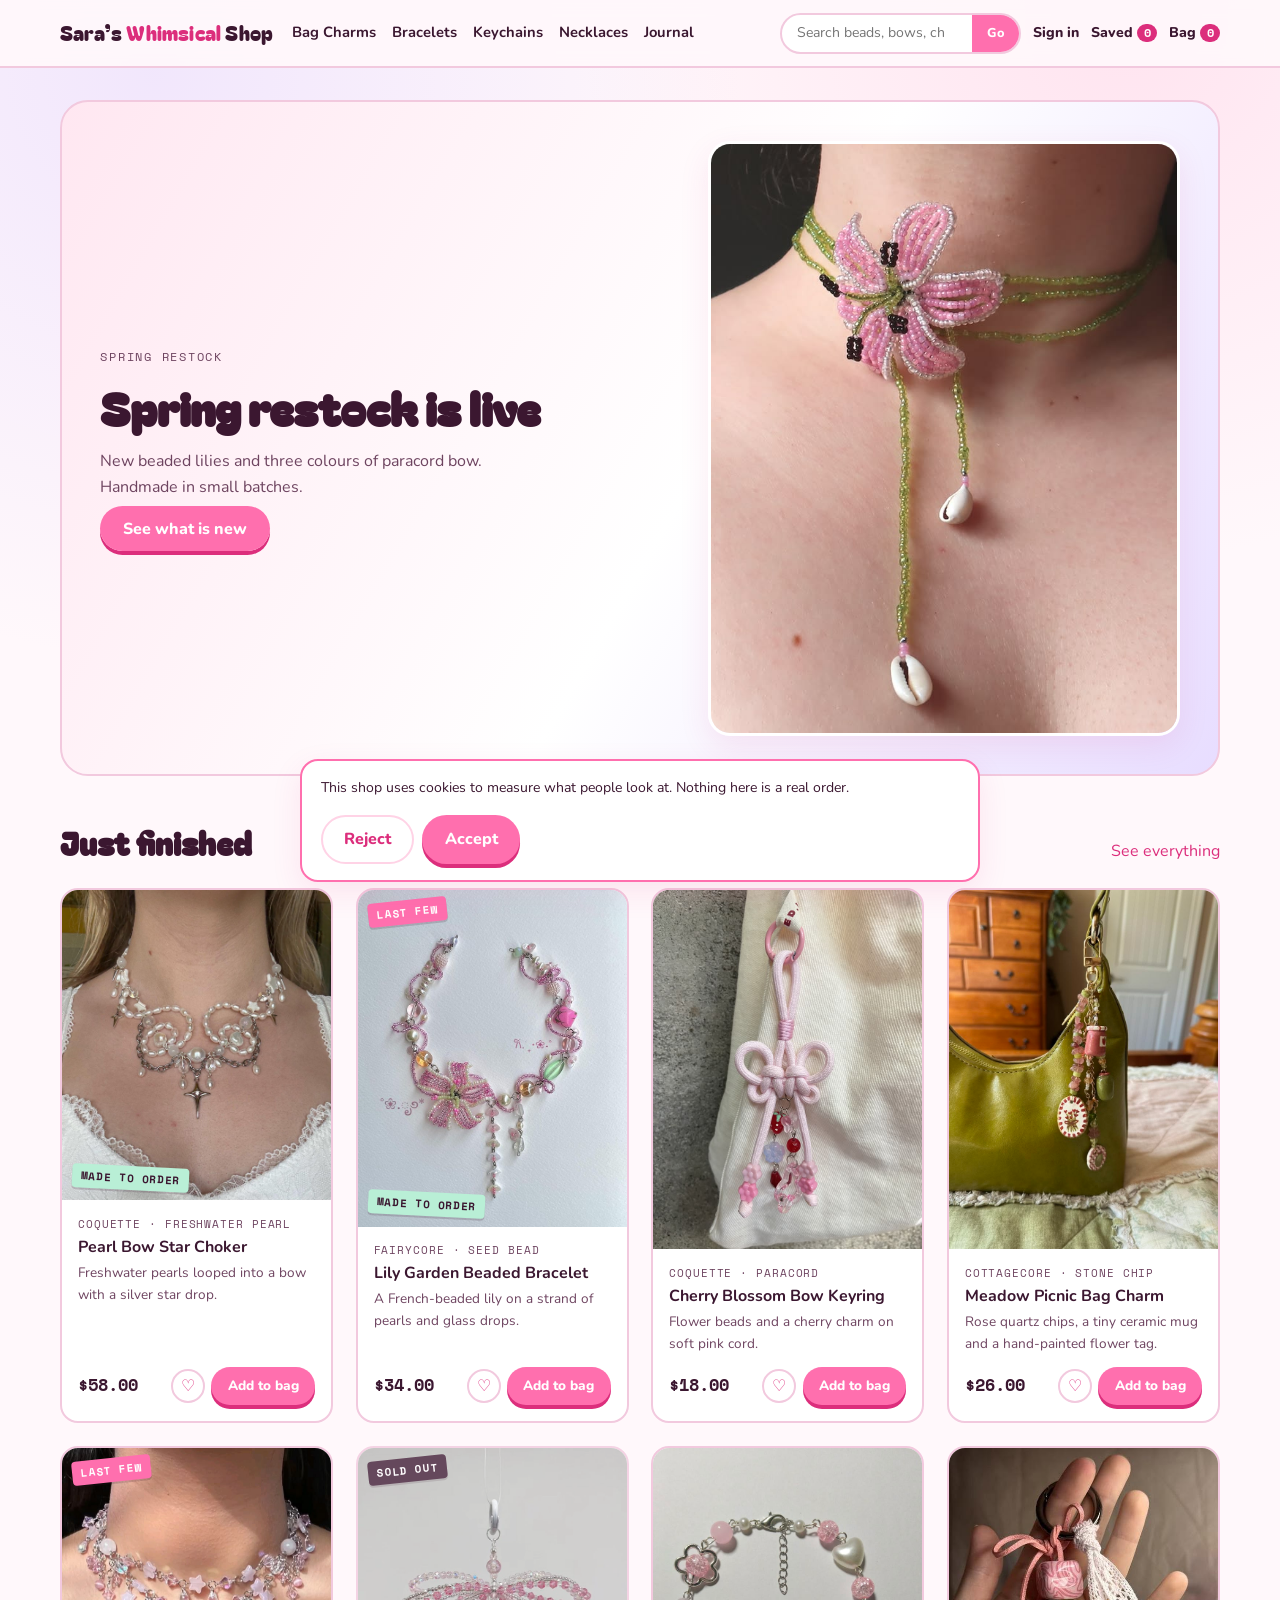
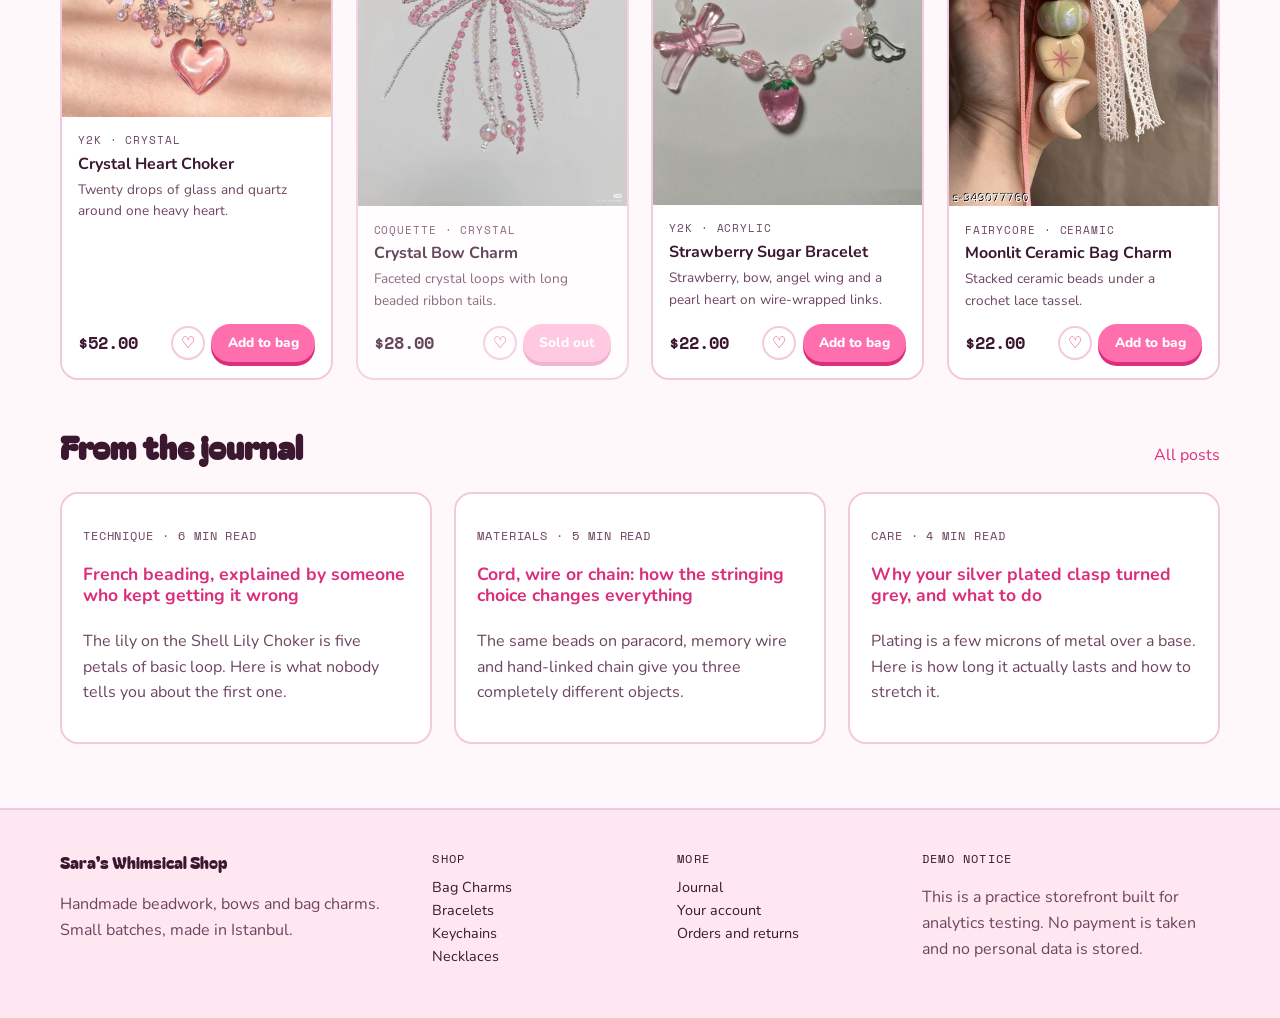
<file: index.html>
<!DOCTYPE html>
<html lang="en">
<head>
<meta charset="utf-8">
<meta name="viewport" content="width=device-width, initial-scale=1">
<title>Sara's Whimsical Shop &mdash; handmade beadwork, bows and bag charms</title>
<meta name="description" content="Small batch handmade jewellery: French beaded lilies, wire wrapped bracelets, paracord bows and ceramic bag charms.">
<link rel="preconnect" href="https://fonts.googleapis.com">
<link rel="preconnect" href="https://fonts.gstatic.com" crossorigin>
<link href="https://fonts.googleapis.com/css2?family=Bagel+Fat+One&family=Nunito:wght@400;700;800&family=Space+Mono:wght@400;700&display=swap" rel="stylesheet">
<link rel="stylesheet" href="assets/css/style.css">

<!-- Consent Mode v2 defaults. Must run before any measurement tag. -->
<script>
  window.dataLayer = window.dataLayer || [];
  function gtag(){dataLayer.push(arguments);}
  gtag('consent', 'default', {
    ad_storage: 'denied',
    ad_user_data: 'denied',
    ad_personalization: 'denied',
    analytics_storage: 'denied',
    functionality_storage: 'granted',
    security_storage: 'granted',
    wait_for_update: 500
  });
</script>

<!-- Google Tag Manager -->
<script>(function(w,d,s,l,i){w[l]=w[l]||[];w[l].push({'gtm.start':
new Date().getTime(),event:'gtm.js'});var f=d.getElementsByTagName(s)[0],
j=d.createElement(s),dl=l!='dataLayer'?'&l='+l:'';j.async=true;j.src=
'https://www.googletagmanager.com/gtm.js?id='+i+dl;f.parentNode.insertBefore(j,f);
})(window,document,'script','dataLayer','GTM-WRMH46ZH');</script>
<!-- End Google Tag Manager -->

<script src="assets/js/data.js"></script>
<script src="assets/js/analytics.js"></script>
<script src="assets/js/app.js"></script>
<script>boot("home");</script>
</head>
<body>
<!-- Google Tag Manager (noscript) -->
<noscript><iframe src="https://www.googletagmanager.com/ns.html?id=GTM-WRMH46ZH"
height="0" width="0" style="display:none;visibility:hidden"></iframe></noscript>
<!-- End Google Tag Manager (noscript) -->

<main class="wrap">

  <section class="promo" id="promo"></section>

  <section class="section" id="featured">
    <div class="section-head">
      <h2>Just finished</h2>
      <a href="category.html">See everything</a>
    </div>
    <div class="grid" id="featured-grid"></div>
  </section>

  <section class="section" style="margin-top:3rem">
    <div class="section-head">
      <h2>From the journal</h2>
      <a href="blog.html">All posts</a>
    </div>
    <div class="post-grid" id="post-teasers"></div>
  </section>

</main>

<script>
(function () {
  const promo = PROMOTIONS[0];
  const promoProduct = productById(promo.itemId);

  document.addEventListener("DOMContentLoaded", function () {
    /* ---- promo banner ---- */
    const el = document.getElementById("promo");
    el.innerHTML = `
      <div class="promo-copy">
        <p class="promo-eyebrow">${promo.promotion_name}</p>
        <h1>${promo.headline}</h1>
        <p>${promo.sub}</p>
        <a class="btn btn-solid" id="promo-cta" href="${promo.href}">${promo.cta}</a>
      </div>
      <div class="promo-media">
        <img src="${promoProduct.image}" alt="${promoProduct.name}">
      </div>`;
    trackViewPromotion(promo, promoProduct);

    document.getElementById("promo-cta").addEventListener("click", function () {
      trackSelectPromotion(promo, promoProduct);
    });

    /* ---- featured list ---- */
    const listId = "home_featured";
    const listName = "Home / Just finished";
    const featured = ["NL-05", "BR-03", "KC-02", "BC-01", "NL-04", "KC-06", "BR-01", "BC-03"]
      .map(productById);

    const grid = document.getElementById("featured-grid");
    grid.innerHTML = featured.map((p, i) => productCard(p, i, listId, listName)).join("");
    trackViewItemList(featured, listId, listName);
    wireCardEvents(grid, listId, listName);

    /* ---- journal teasers ---- */
    document.getElementById("post-teasers").innerHTML = POSTS.map(p => `
      <article class="post-card">
        <p class="post-meta">${p.category} &middot; ${p.read_minutes} min read</p>
        <h3><a href="blog-post.html?slug=${p.slug}">${p.title}</a></h3>
        <p class="muted">${p.excerpt}</p>
      </article>`).join("");
  });
})();
</script>
</body>
</html>
</file>
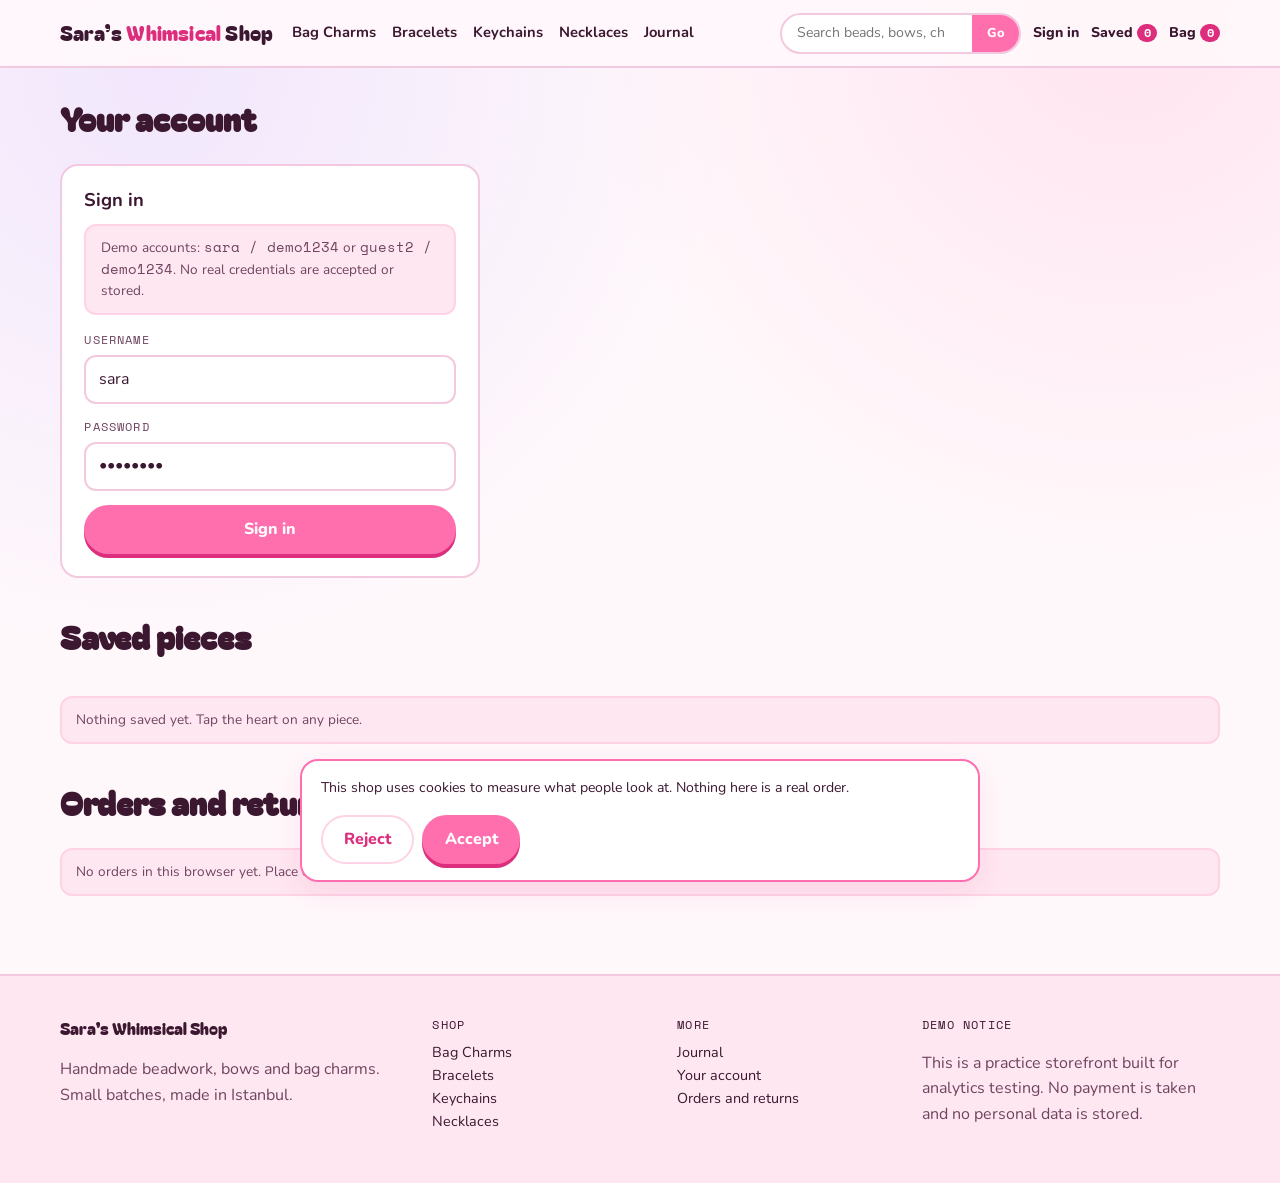
<file: account.html>
<!DOCTYPE html>
<html lang="en">
<head>
<meta charset="utf-8">
<meta name="viewport" content="width=device-width, initial-scale=1">
<title>Your account &mdash; Sara's Whimsical Shop</title>
<link rel="preconnect" href="https://fonts.googleapis.com">
<link rel="preconnect" href="https://fonts.gstatic.com" crossorigin>
<link href="https://fonts.googleapis.com/css2?family=Bagel+Fat+One&family=Nunito:wght@400;700;800&family=Space+Mono:wght@400;700&display=swap" rel="stylesheet">
<link rel="stylesheet" href="assets/css/style.css">

<script>
  window.dataLayer = window.dataLayer || [];
  function gtag(){dataLayer.push(arguments);}
  gtag('consent', 'default', {
    ad_storage: 'denied', ad_user_data: 'denied', ad_personalization: 'denied',
    analytics_storage: 'denied', functionality_storage: 'granted',
    security_storage: 'granted', wait_for_update: 500
  });
</script>

<!-- Google Tag Manager -->
<script>(function(w,d,s,l,i){w[l]=w[l]||[];w[l].push({'gtm.start':
new Date().getTime(),event:'gtm.js'});var f=d.getElementsByTagName(s)[0],
j=d.createElement(s),dl=l!='dataLayer'?'&l='+l:'';j.async=true;j.src=
'https://www.googletagmanager.com/gtm.js?id='+i+dl;f.parentNode.insertBefore(j,f);
})(window,document,'script','dataLayer','GTM-WRMH46ZH');</script>
<!-- End Google Tag Manager -->

<script src="assets/js/data.js"></script>
<script src="assets/js/analytics.js"></script>
<script src="assets/js/app.js"></script>
<script>boot("account");</script>
</head>
<body>
<!-- Google Tag Manager (noscript) -->
<noscript><iframe src="https://www.googletagmanager.com/ns.html?id=GTM-WRMH46ZH"
height="0" width="0" style="display:none;visibility:hidden"></iframe></noscript>
<!-- End Google Tag Manager (noscript) -->

<main class="wrap">
  <div class="section-head"><h2>Your account</h2></div>

  <section id="auth-area"></section>

  <section id="favourites" style="margin-top:2.5rem">
    <div class="section-head"><h2>Saved pieces</h2></div>
    <div class="grid" id="wish-grid"></div>
    <p class="note" id="wish-empty" style="display:none">Nothing saved yet. Tap the heart on any piece.</p>
  </section>

  <section id="orders" style="margin-top:2.5rem">
    <div class="section-head"><h2>Orders and returns</h2></div>
    <div id="orders-list"></div>
  </section>
</main>

<script>
(function () {

  function renderAuth() {
    const host = document.getElementById("auth-area");
    const session = getSession();

    if (session) {
      host.innerHTML = `
        <div class="panel">
          <h2>Signed in as ${session.display_name}</h2>
          <table class="spec-table">
            <tr><th>User ID</th><td class="mono">${session.user_id}</td></tr>
            <tr><th>Email SHA-256</th><td class="mono" style="word-break:break-all;font-size:.72rem">${session.email_sha256}</td></tr>
            <tr><th>Phone SHA-256</th><td class="mono" style="word-break:break-all;font-size:.72rem">${session.phone_sha256}</td></tr>
            <tr><th>Lifetime orders</th><td>${session.customer_lifetime_orders}</td></tr>
          </table>
          <p class="note">Only the hashes are ever pushed to the data layer. The plain values live in the demo account file and are never sent.</p>
          <button class="btn btn-ghost" id="logout-btn" style="margin-top:1rem">Sign out</button>
        </div>`;
      document.getElementById("logout-btn").addEventListener("click", function () {
        doLogout();
        renderAuth();
        toast("Signed out");
      });
      return;
    }

    host.innerHTML = `
      <div class="panel" style="max-width:420px">
        <h2>Sign in</h2>
        <p class="note">Demo accounts: <span class="mono">sara / demo1234</span> or <span class="mono">guest2 / demo1234</span>. No real credentials are accepted or stored.</p>
        <div class="field" style="margin-top:1rem">
          <label for="username">Username</label>
          <input id="username" autocomplete="off" value="sara">
        </div>
        <div class="field">
          <label for="password">Password</label>
          <input id="password" type="password" autocomplete="off" value="demo1234">
        </div>
        <button class="btn btn-solid btn-block" id="login-btn">Sign in</button>
        <p id="login-error" class="muted" style="display:none;margin-top:.6rem">That username and password do not match a demo account.</p>
      </div>`;

    document.getElementById("login-btn").addEventListener("click", async function () {
      const u = document.getElementById("username").value.trim();
      const p = document.getElementById("password").value;
      const session = await doLogin(u, p);
      if (!session) { document.getElementById("login-error").style.display = "block"; return; }
      renderAuth();
      renderOrders();
      toast("Welcome back, " + session.display_name);
    });
  }

  function renderWishlist() {
    const ids = getWishlist();
    const grid = document.getElementById("wish-grid");
    const empty = document.getElementById("wish-empty");
    if (!ids.length) { grid.innerHTML = ""; empty.style.display = "block"; return; }
    empty.style.display = "none";
    const items = ids.map(productById).filter(Boolean);
    grid.innerHTML = items.map((p, i) => productCard(p, i, "wishlist", "Saved pieces")).join("");
    trackViewItemList(items, "wishlist", "Saved pieces");
    wireCardEvents(grid, "wishlist", "Saved pieces");
  }

  function renderOrders() {
    const host = document.getElementById("orders-list");
    const orders = getOrders();

    if (!orders.length) {
      host.innerHTML = '<p class="note">No orders in this browser yet. Place one and it will appear here with a return button.</p>';
      return;
    }

    host.innerHTML = orders.map(function (o) {
      return `
      <div class="order-card" data-order="${o.transaction_id}">
        <div class="order-head">
          <div>
            <p class="mono" style="margin:0;font-size:.85rem">${o.transaction_id}</p>
            <p class="muted" style="margin:0;font-size:.85rem">
              ${new Date(o.placed_at).toLocaleDateString("en-GB")} &middot; ${o.shipping_tier} &middot; ${o.payment_type}
            </p>
          </div>
          <div style="text-align:right">
            <p class="price" style="margin:0">${money(o.value)}</p>
            <span class="tag ${o.refunded ? "tag-refunded" : ""}">${o.refunded ? "returned" : "delivered"}</span>
          </div>
        </div>
        <ul class="order-items">
          ${o.items.map(i => `
            <li>
              <span>${i.quantity} &times; ${i.item_name}</span>
              <span>
                ${money(i.price * i.quantity)}
                ${o.refunded ? "" : `<button class="btn btn-ghost btn-sm" data-refund-item="${i.item_id}" data-order-id="${o.transaction_id}" style="margin-left:.6rem">Return</button>`}
              </span>
            </li>`).join("")}
        </ul>
        ${o.refunded ? "" : `<button class="btn btn-ghost btn-sm" data-refund-all="${o.transaction_id}" style="margin-top:.8rem">Return the whole order</button>`}
      </div>`;
    }).join("");
  }

  document.addEventListener("DOMContentLoaded", function () {
    renderAuth();
    renderWishlist();
    renderOrders();

    document.getElementById("orders-list").addEventListener("click", function (e) {
      const all = e.target.closest("[data-refund-all]");
      const one = e.target.closest("[data-refund-item]");
      const orders = getOrders();

      if (all) {
        const order = orders.find(o => o.transaction_id === all.getAttribute("data-refund-all"));
        trackRefund(order, order.items, false);
        order.refunded = true;
        setOrders(orders);
        renderOrders();
        toast("Full return recorded");
        return;
      }

      if (one) {
        const order = orders.find(o => o.transaction_id === one.getAttribute("data-order-id"));
        const item = order.items.find(i => i.item_id === one.getAttribute("data-refund-item"));
        trackRefund(order, [item], true);
        toast("Return recorded for " + item.item_name);
      }
    });

    if (location.hash) {
      const target = document.querySelector(location.hash);
      if (target) target.scrollIntoView();
    }
  });
})();
</script>
</body>
</html>
</file>
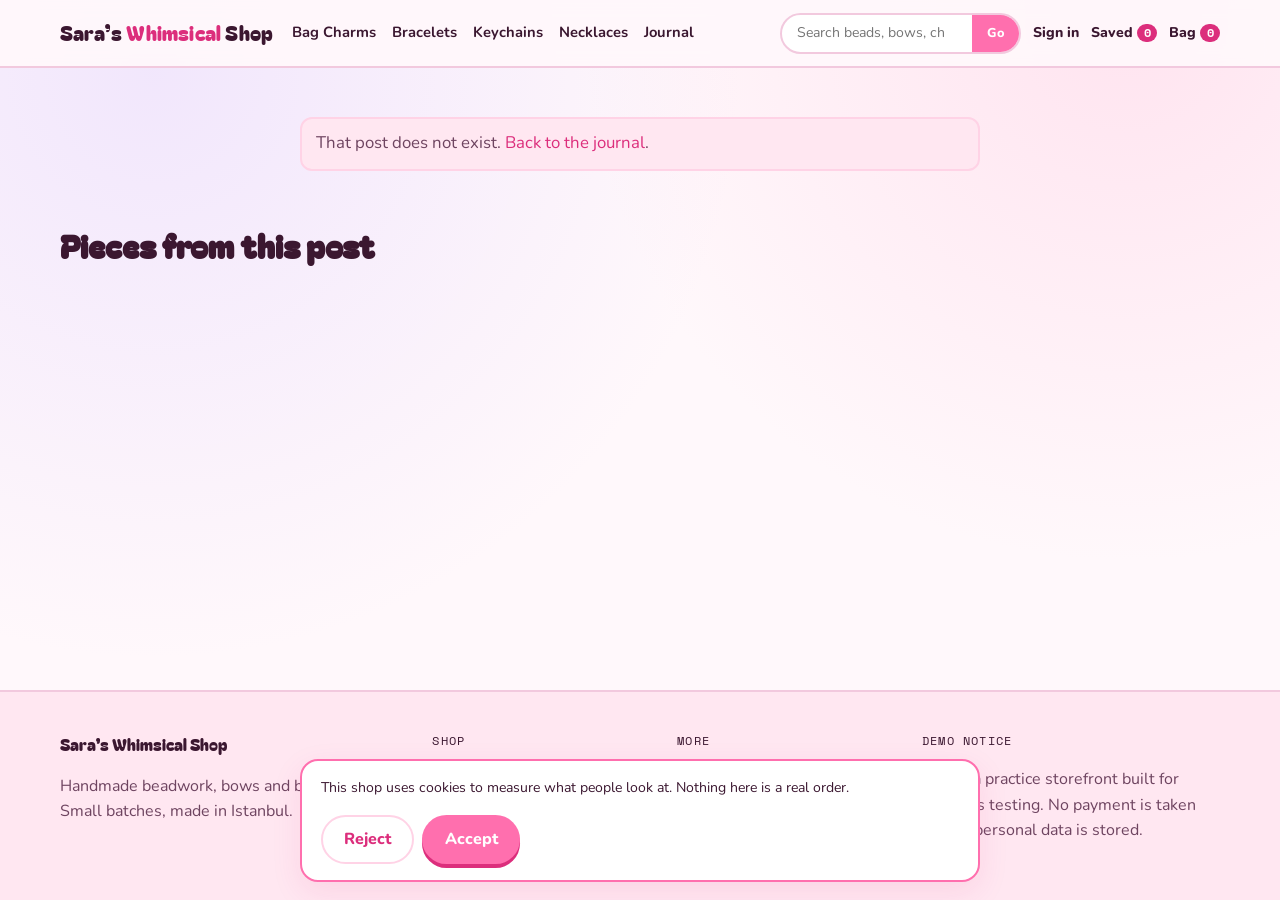
<file: blog-post.html>
<!DOCTYPE html>
<html lang="en">
<head>
<meta charset="utf-8">
<meta name="viewport" content="width=device-width, initial-scale=1">
<title>Journal &mdash; Sara's Whimsical Shop</title>
<link rel="preconnect" href="https://fonts.googleapis.com">
<link rel="preconnect" href="https://fonts.gstatic.com" crossorigin>
<link href="https://fonts.googleapis.com/css2?family=Bagel+Fat+One&family=Nunito:wght@400;700;800&family=Space+Mono:wght@400;700&display=swap" rel="stylesheet">
<link rel="stylesheet" href="assets/css/style.css">

<script>
  window.dataLayer = window.dataLayer || [];
  function gtag(){dataLayer.push(arguments);}
  gtag('consent', 'default', {
    ad_storage: 'denied', ad_user_data: 'denied', ad_personalization: 'denied',
    analytics_storage: 'denied', functionality_storage: 'granted',
    security_storage: 'granted', wait_for_update: 500
  });
</script>

<!-- Google Tag Manager -->
<script>(function(w,d,s,l,i){w[l]=w[l]||[];w[l].push({'gtm.start':
new Date().getTime(),event:'gtm.js'});var f=d.getElementsByTagName(s)[0],
j=d.createElement(s),dl=l!='dataLayer'?'&l='+l:'';j.async=true;j.src=
'https://www.googletagmanager.com/gtm.js?id='+i+dl;f.parentNode.insertBefore(j,f);
})(window,document,'script','dataLayer','GTM-WRMH46ZH');</script>
<!-- End Google Tag Manager -->

<script src="assets/js/data.js"></script>
<script src="assets/js/analytics.js"></script>
<script src="assets/js/app.js"></script>
<script>
  boot("blog_post", { blog_slug: new URLSearchParams(location.search).get("slug") });
</script>
</head>
<body>
<!-- Google Tag Manager (noscript) -->
<noscript><iframe src="https://www.googletagmanager.com/ns.html?id=GTM-WRMH46ZH"
height="0" width="0" style="display:none;visibility:hidden"></iframe></noscript>
<!-- End Google Tag Manager (noscript) -->

<main class="wrap">
  <article class="article" id="article"></article>

  <section style="margin-top:3.5rem">
    <div class="section-head"><h2>Pieces from this post</h2></div>
    <div class="grid" id="post-products"></div>
  </section>
</main>

<script>
(function () {
  var RELATED = {
    "french-beading-basics": ["NL-02", "NL-01", "BR-03"],
    "choosing-cord": ["KC-01", "KC-06", "BR-01"],
    "caring-for-plated-findings": ["NL-05", "BC-04", "NL-03"]
  };

  document.addEventListener("DOMContentLoaded", function () {
    var slug = new URLSearchParams(location.search).get("slug");
    var post = POSTS.find(function (p) { return p.slug === slug; });
    var host = document.getElementById("article");

    if (!post) {
      host.innerHTML = '<p class="note">That post does not exist. <a href="blog.html">Back to the journal</a>.</p>';
      return;
    }

    document.title = post.title + " — Sara's Whimsical Shop";
    host.innerHTML =
      '<p class="post-meta">' + post.category + ' &middot; ' + post.read_minutes + ' min read &middot; ' +
      new Date(post.date).toLocaleDateString("en-GB", { day: "numeric", month: "long", year: "numeric" }) + '</p>' +
      '<h1>' + post.title + '</h1>' +
      post.body.map(function (para) { return "<p>" + para + "</p>"; }).join("") +
      '<p class="muted" style="margin-top:2rem"><a href="blog.html">Back to the journal</a></p>';

    trackBlogView(post);

    /* scroll depth on the article */
    var fired = {};
    window.addEventListener("scroll", function () {
      var max = document.body.scrollHeight - window.innerHeight;
      if (max <= 0) return;
      var pct = Math.round((window.scrollY / max) * 100);
      [25, 50, 75, 100].forEach(function (mark) {
        if (pct >= mark && !fired[mark]) {
          fired[mark] = true;
          dataLayer.push({ event: "scroll_depth", percent_scrolled: mark, blog_slug: post.slug });
        }
      });
    }, { passive: true });

    /* products referenced by the post */
    var ids = RELATED[post.slug] || [];
    var items = ids.map(productById).filter(Boolean);
    if (items.length) {
      var listId = "blog_" + post.slug;
      var listName = "Journal / " + post.title;
      var grid = document.getElementById("post-products");
      grid.innerHTML = items.map(function (p, i) { return productCard(p, i, listId, listName); }).join("");
      trackViewItemList(items, listId, listName);
      wireCardEvents(grid, listId, listName);
    }
  });
})();
</script>
</body>
</html>
</file>
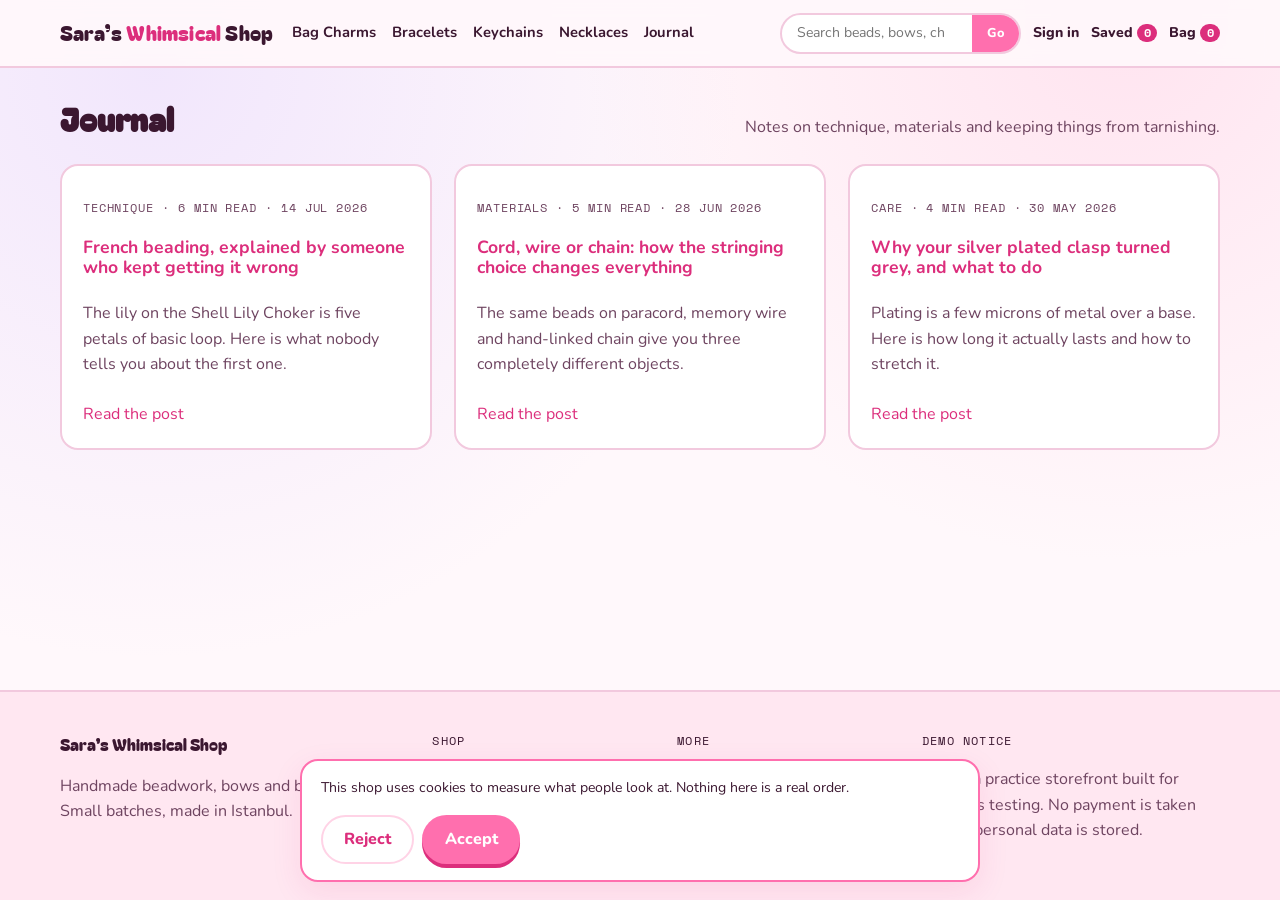
<file: blog.html>
<!DOCTYPE html>
<html lang="en">
<head>
<meta charset="utf-8">
<meta name="viewport" content="width=device-width, initial-scale=1">
<title>Journal &mdash; Sara's Whimsical Shop</title>
<link rel="preconnect" href="https://fonts.googleapis.com">
<link rel="preconnect" href="https://fonts.gstatic.com" crossorigin>
<link href="https://fonts.googleapis.com/css2?family=Bagel+Fat+One&family=Nunito:wght@400;700;800&family=Space+Mono:wght@400;700&display=swap" rel="stylesheet">
<link rel="stylesheet" href="assets/css/style.css">

<script>
  window.dataLayer = window.dataLayer || [];
  function gtag(){dataLayer.push(arguments);}
  gtag('consent', 'default', {
    ad_storage: 'denied', ad_user_data: 'denied', ad_personalization: 'denied',
    analytics_storage: 'denied', functionality_storage: 'granted',
    security_storage: 'granted', wait_for_update: 500
  });
</script>

<!-- Google Tag Manager -->
<script>(function(w,d,s,l,i){w[l]=w[l]||[];w[l].push({'gtm.start':
new Date().getTime(),event:'gtm.js'});var f=d.getElementsByTagName(s)[0],
j=d.createElement(s),dl=l!='dataLayer'?'&l='+l:'';j.async=true;j.src=
'https://www.googletagmanager.com/gtm.js?id='+i+dl;f.parentNode.insertBefore(j,f);
})(window,document,'script','dataLayer','GTM-WRMH46ZH');</script>
<!-- End Google Tag Manager -->

<script src="assets/js/data.js"></script>
<script src="assets/js/analytics.js"></script>
<script src="assets/js/app.js"></script>
<script>boot("blog_index");</script>
</head>
<body>
<!-- Google Tag Manager (noscript) -->
<noscript><iframe src="https://www.googletagmanager.com/ns.html?id=GTM-WRMH46ZH"
height="0" width="0" style="display:none;visibility:hidden"></iframe></noscript>
<!-- End Google Tag Manager (noscript) -->

<main class="wrap">
  <div class="section-head">
    <h2>Journal</h2>
    <p class="muted" style="margin:0">Notes on technique, materials and keeping things from tarnishing.</p>
  </div>
  <div class="post-grid" id="posts"></div>
</main>

<script>
document.addEventListener("DOMContentLoaded", function () {
  document.getElementById("posts").innerHTML = POSTS.map(function (p) {
    return '<article class="post-card">' +
      '<p class="post-meta">' + p.category + ' &middot; ' + p.read_minutes + ' min read &middot; ' +
      new Date(p.date).toLocaleDateString("en-GB", { day: "numeric", month: "short", year: "numeric" }) + '</p>' +
      '<h3><a href="blog-post.html?slug=' + p.slug + '" data-post="' + p.slug + '">' + p.title + '</a></h3>' +
      '<p class="muted">' + p.excerpt + '</p>' +
      '<p style="margin:0"><a href="blog-post.html?slug=' + p.slug + '" data-post="' + p.slug + '">Read the post</a></p>' +
      '</article>';
  }).join("");

  document.getElementById("posts").addEventListener("click", function (e) {
    var link = e.target.closest("[data-post]");
    if (!link) return;
    var post = POSTS.find(function (p) { return p.slug === link.getAttribute("data-post"); });
    dataLayer.push({ event: "select_post", blog_slug: post.slug, blog_title: post.title, blog_category: post.category });
  });
});
</script>
</body>
</html>
</file>
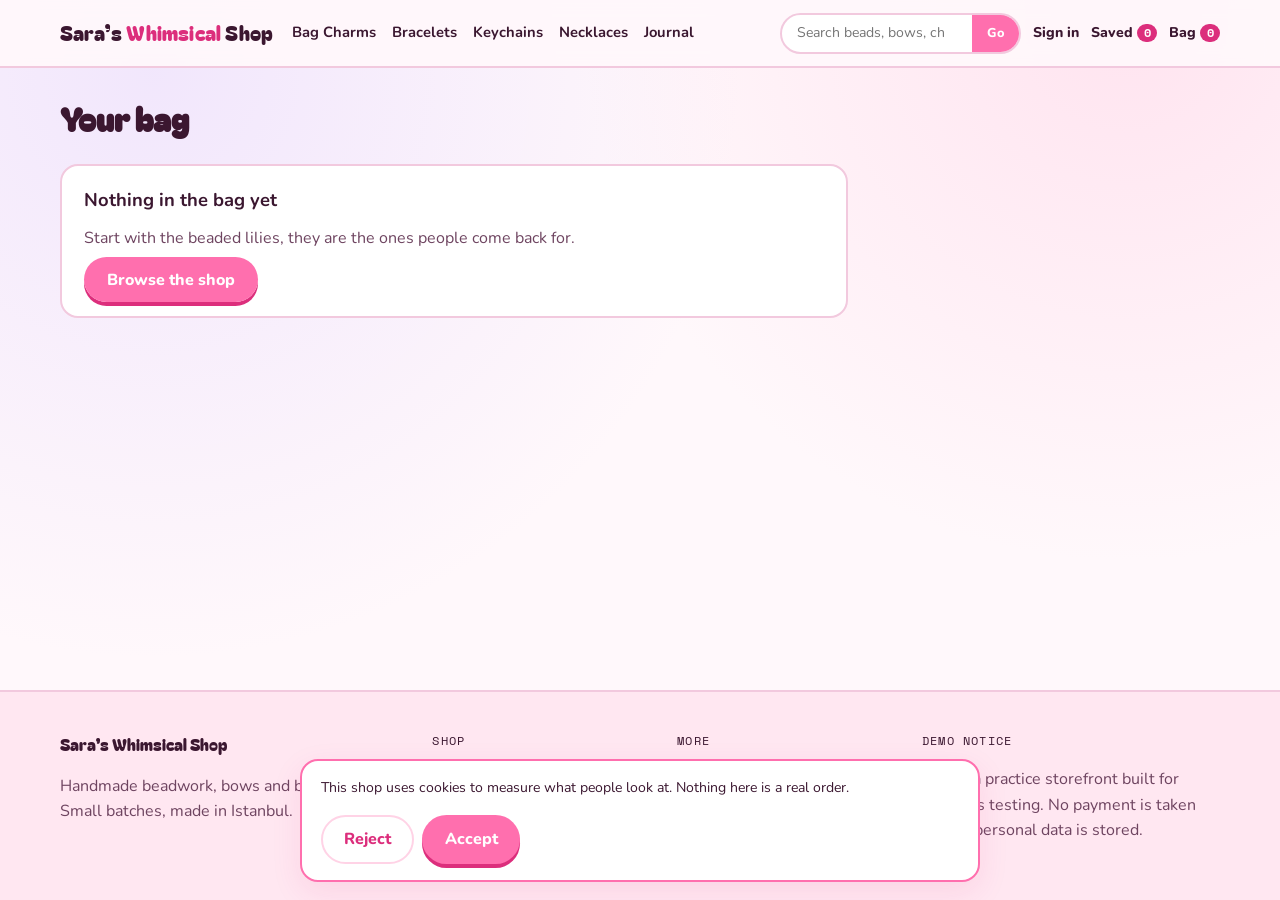
<file: cart.html>
<!DOCTYPE html>
<html lang="en">
<head>
<meta charset="utf-8">
<meta name="viewport" content="width=device-width, initial-scale=1">
<title>Your bag &mdash; Sara's Whimsical Shop</title>
<link rel="preconnect" href="https://fonts.googleapis.com">
<link rel="preconnect" href="https://fonts.gstatic.com" crossorigin>
<link href="https://fonts.googleapis.com/css2?family=Bagel+Fat+One&family=Nunito:wght@400;700;800&family=Space+Mono:wght@400;700&display=swap" rel="stylesheet">
<link rel="stylesheet" href="assets/css/style.css">

<script>
  window.dataLayer = window.dataLayer || [];
  function gtag(){dataLayer.push(arguments);}
  gtag('consent', 'default', {
    ad_storage: 'denied', ad_user_data: 'denied', ad_personalization: 'denied',
    analytics_storage: 'denied', functionality_storage: 'granted',
    security_storage: 'granted', wait_for_update: 500
  });
</script>

<!-- Google Tag Manager -->
<script>(function(w,d,s,l,i){w[l]=w[l]||[];w[l].push({'gtm.start':
new Date().getTime(),event:'gtm.js'});var f=d.getElementsByTagName(s)[0],
j=d.createElement(s),dl=l!='dataLayer'?'&l='+l:'';j.async=true;j.src=
'https://www.googletagmanager.com/gtm.js?id='+i+dl;f.parentNode.insertBefore(j,f);
})(window,document,'script','dataLayer','GTM-WRMH46ZH');</script>
<!-- End Google Tag Manager -->

<script src="assets/js/data.js"></script>
<script src="assets/js/analytics.js"></script>
<script src="assets/js/app.js"></script>
<script>boot("cart");</script>
</head>
<body>
<!-- Google Tag Manager (noscript) -->
<noscript><iframe src="https://www.googletagmanager.com/ns.html?id=GTM-WRMH46ZH"
height="0" width="0" style="display:none;visibility:hidden"></iframe></noscript>
<!-- End Google Tag Manager (noscript) -->

<main class="wrap">
  <div class="section-head"><h2>Your bag</h2></div>

  <div class="cart-layout">
    <section id="cart-lines"></section>

    <aside class="receipt" id="cart-summary"></aside>
  </div>
</main>

<script>
(function () {
  const COUPON_KEY = "whimsy_coupon";

  function activeCoupon() {
    const code = localStorage.getItem(COUPON_KEY);
    return code && COUPONS[code] ? code : null;
  }

  function discountFor(subtotal, code) {
    if (!code || !COUPONS[code]) return 0;
    const c = COUPONS[code];
    return c.type === "percent" ? round2(subtotal * c.amount / 100) : Math.min(c.amount, subtotal);
  }

  function renderLines() {
    const host = document.getElementById("cart-lines");
    const cart = getCart();

    if (!cart.length) {
      host.innerHTML = `
        <div class="panel">
          <h2>Nothing in the bag yet</h2>
          <p class="muted">Start with the beaded lilies, they are the ones people come back for.</p>
          <a class="btn btn-solid" href="category.html">Browse the shop</a>
        </div>`;
      return;
    }

    host.innerHTML = cart.map(function (line) {
      const p = productById(line.id);
      return `
      <div class="cart-line" data-line="${p.id}">
        <img src="${p.image}" alt="${p.name}">
        <div>
          <h3><a href="product.html?id=${p.id}&list=cart">${p.name}</a></h3>
          <p class="card-meta">${p.material} &middot; ${p.finding_metal}</p>
          <div class="stepper">
            <button data-dec="${p.id}" aria-label="Remove one">&minus;</button>
            <span class="mono" data-qty="${p.id}">${line.quantity}</span>
            <button data-inc="${p.id}" aria-label="Add one">+</button>
          </div>
        </div>
        <div style="text-align:right">
          <p class="price">${money(p.price * line.quantity)}</p>
          <button class="btn btn-ghost btn-sm" data-del="${p.id}">Remove</button>
        </div>
      </div>`;
    }).join("");
  }

  function renderSummary() {
    const host = document.getElementById("cart-summary");
    const cart = getCart();
    if (!cart.length) { host.style.display = "none"; return; }
    host.style.display = "block";

    const subtotal = cartSubtotal();
    const code = activeCoupon();
    const discount = discountFor(subtotal, code);
    const shipping = SHOP.shippingFlat;
    const tax = round2((subtotal - discount) * SHOP.taxRate);
    const total = round2(subtotal - discount + shipping + tax);

    host.innerHTML = `
      <h2>Summary</h2>
      <div class="receipt-line"><span>Subtotal</span><span>${money(subtotal)}</span></div>
      ${code ? `<div class="receipt-line"><span>${code}</span><span>-${money(discount)}</span></div>` : ""}
      <div class="receipt-line"><span>Shipping</span><span>${money(shipping)}</span></div>
      <div class="receipt-line"><span>Tax</span><span>${money(tax)}</span></div>
      <div class="receipt-rule"></div>
      <div class="receipt-line receipt-total"><span>Total</span><span>${money(total)}</span></div>

      <div class="coupon-row">
        <input id="coupon-input" placeholder="Coupon code" value="${code || ""}">
        <button class="btn btn-ghost btn-sm" id="coupon-apply">Apply</button>
      </div>
      <p class="muted" style="font-size:.78rem;margin:.2rem 0 1rem">Try WHIMSY10 or BOWFRIEND.</p>

      <a class="btn btn-solid btn-block" id="to-checkout" href="checkout.html">Checkout</a>`;

    document.getElementById("coupon-apply").addEventListener("click", function () {
      const value = document.getElementById("coupon-input").value.trim().toUpperCase();
      if (COUPONS[value]) {
        localStorage.setItem(COUPON_KEY, value);
        trackCouponApplied(value, true, discountFor(subtotal, value));
        toast("Coupon applied");
      } else {
        localStorage.removeItem(COUPON_KEY);
        trackCouponApplied(value, false);
        toast("That code is not valid");
      }
      renderSummary();
    });

    document.getElementById("to-checkout").addEventListener("click", function () {
      trackBeginCheckout(cartItems({ listId: "cart", listName: "Cart" }), activeCoupon());
    });
  }

  document.addEventListener("DOMContentLoaded", function () {
    renderLines();
    renderSummary();

    const items = cartItems({ listId: "cart", listName: "Cart" });
    if (items.length) trackViewCart(items);

    document.getElementById("cart-lines").addEventListener("click", function (e) {
      const inc = e.target.closest("[data-inc]");
      const dec = e.target.closest("[data-dec]");
      const del = e.target.closest("[data-del]");

      if (inc) { addToCart(inc.getAttribute("data-inc"), 1, "cart", "Cart"); }
      else if (dec) { removeFromCart(dec.getAttribute("data-dec"), 1); }
      else if (del) { removeFromCart(del.getAttribute("data-del")); }
      else return;

      renderLines();
      renderSummary();
    });
  });
})();
</script>
</body>
</html>
</file>
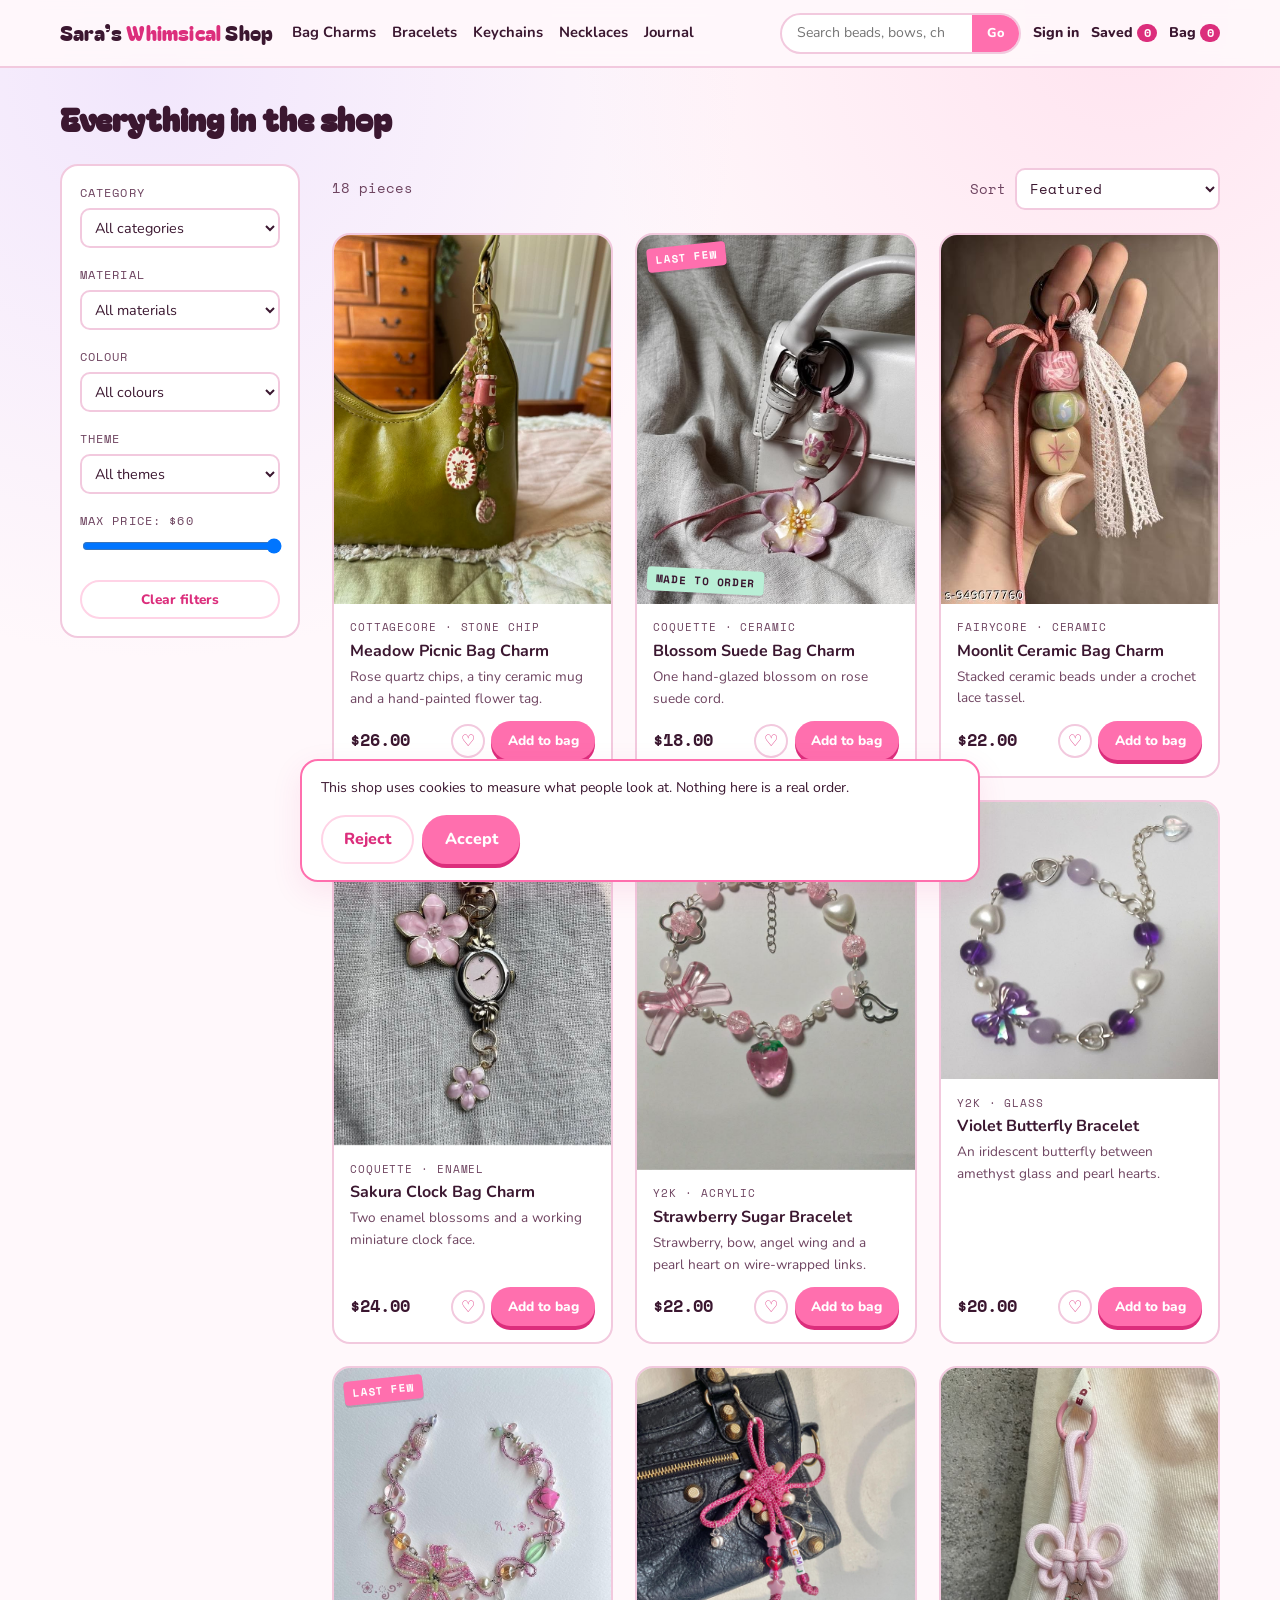
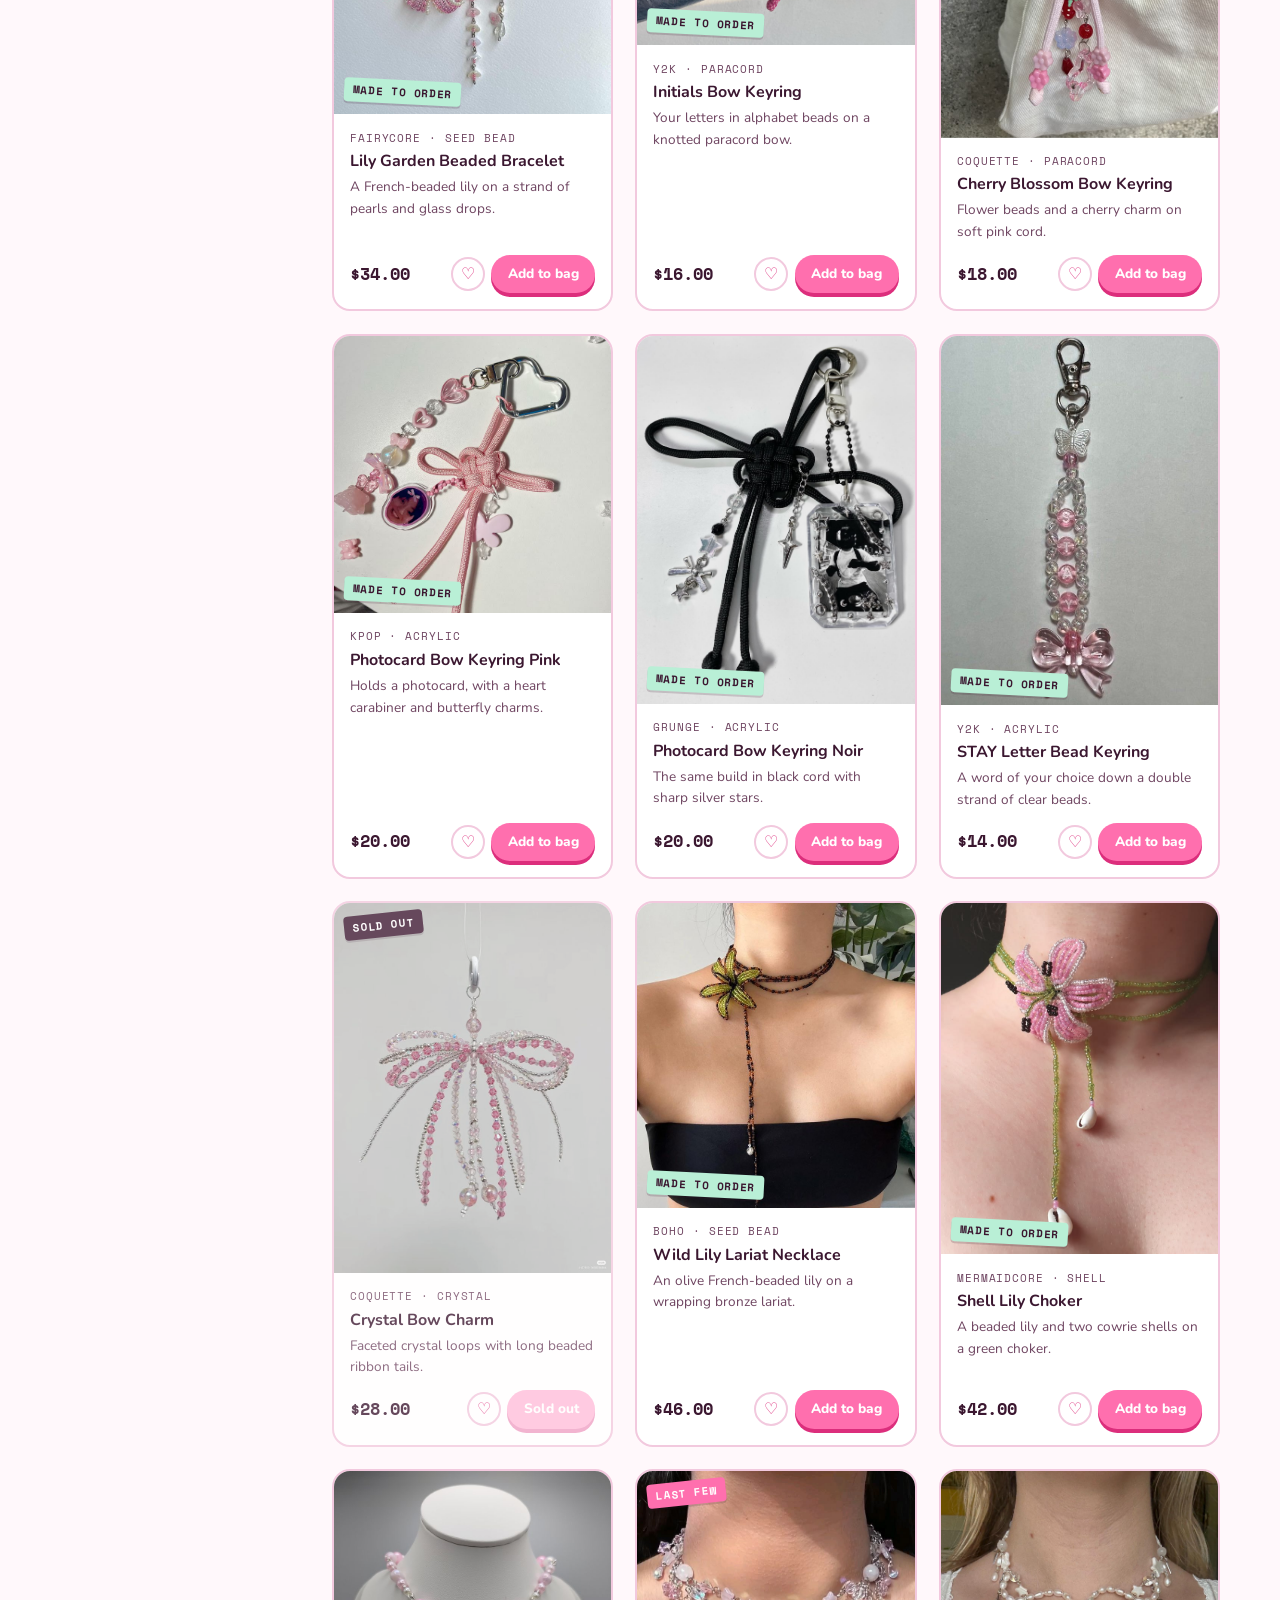
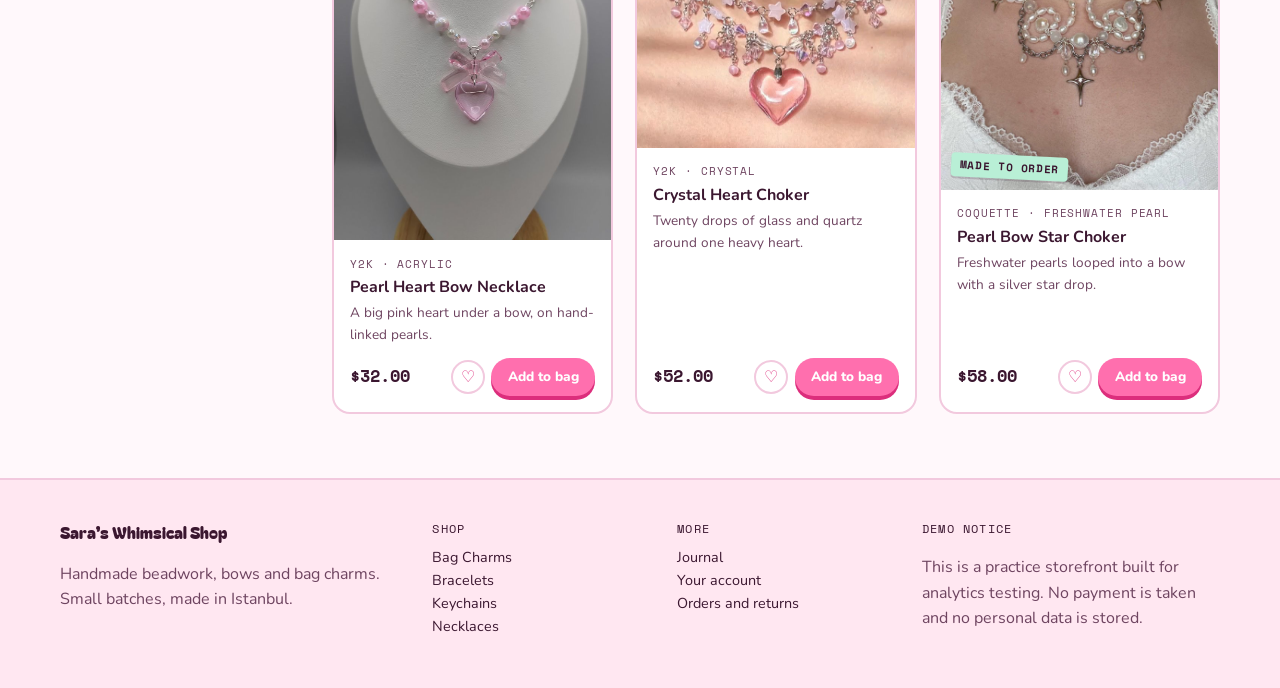
<file: category.html>
<!DOCTYPE html>
<html lang="en">
<head>
<meta charset="utf-8">
<meta name="viewport" content="width=device-width, initial-scale=1">
<title>Shop &mdash; Sara's Whimsical Shop</title>
<link rel="preconnect" href="https://fonts.googleapis.com">
<link rel="preconnect" href="https://fonts.gstatic.com" crossorigin>
<link href="https://fonts.googleapis.com/css2?family=Bagel+Fat+One&family=Nunito:wght@400;700;800&family=Space+Mono:wght@400;700&display=swap" rel="stylesheet">
<link rel="stylesheet" href="assets/css/style.css">

<script>
  window.dataLayer = window.dataLayer || [];
  function gtag(){dataLayer.push(arguments);}
  gtag('consent', 'default', {
    ad_storage: 'denied', ad_user_data: 'denied', ad_personalization: 'denied',
    analytics_storage: 'denied', functionality_storage: 'granted',
    security_storage: 'granted', wait_for_update: 500
  });
</script>

<!-- Google Tag Manager -->
<script>(function(w,d,s,l,i){w[l]=w[l]||[];w[l].push({'gtm.start':
new Date().getTime(),event:'gtm.js'});var f=d.getElementsByTagName(s)[0],
j=d.createElement(s),dl=l!='dataLayer'?'&l='+l:'';j.async=true;j.src=
'https://www.googletagmanager.com/gtm.js?id='+i+dl;f.parentNode.insertBefore(j,f);
})(window,document,'script','dataLayer','GTM-WRMH46ZH');</script>
<!-- End Google Tag Manager -->

<script src="assets/js/data.js"></script>
<script src="assets/js/analytics.js"></script>
<script src="assets/js/app.js"></script>
<script>
  boot("product_list", {
    list_category: new URLSearchParams(location.search).get("category") || "all",
    search_term: new URLSearchParams(location.search).get("q") || undefined
  });
</script>
</head>
<body>
<!-- Google Tag Manager (noscript) -->
<noscript><iframe src="https://www.googletagmanager.com/ns.html?id=GTM-WRMH46ZH"
height="0" width="0" style="display:none;visibility:hidden"></iframe></noscript>
<!-- End Google Tag Manager (noscript) -->

<main class="wrap">
  <div class="section-head">
    <h2 id="list-title">Shop</h2>
  </div>

  <div class="shop-layout">
    <aside class="filters" aria-label="Filters">
      <div class="filter-group">
        <label for="f-category">Category</label>
        <select id="f-category"><option value="">All categories</option></select>
      </div>
      <div class="filter-group">
        <label for="f-material">Material</label>
        <select id="f-material"><option value="">All materials</option></select>
      </div>
      <div class="filter-group">
        <label for="f-color">Colour</label>
        <select id="f-color"><option value="">All colours</option></select>
      </div>
      <div class="filter-group">
        <label for="f-theme">Theme</label>
        <select id="f-theme"><option value="">All themes</option></select>
      </div>
      <div class="filter-group">
        <label for="f-price">Max price: <span class="mono" id="price-out">$60</span></label>
        <input type="range" id="f-price" min="10" max="60" step="2" value="60">
      </div>
      <button class="btn btn-ghost btn-block btn-sm" id="f-clear">Clear filters</button>
    </aside>

    <section>
      <div class="result-bar">
        <p class="result-count" id="result-count"></p>
        <label class="result-count">
          Sort
          <select class="sort-select" id="sort-by">
            <option value="featured">Featured</option>
            <option value="price_asc">Price, low to high</option>
            <option value="price_desc">Price, high to low</option>
            <option value="name_asc">Name, A to Z</option>
          </select>
        </label>
      </div>
      <div class="grid" id="product-grid"></div>
      <p class="note" id="empty-state" style="display:none">
        Nothing matches those filters yet. Try widening the price or clearing a filter.
      </p>
    </section>
  </div>
</main>

<script>
(function () {
  const params = new URLSearchParams(location.search);
  const searchTerm = params.get("q");
  const startCategory = params.get("category") || "";

  const state = {
    category: startCategory,
    material: "",
    color: "",
    theme: "",
    priceMax: 60,
    sort: "featured"
  };

  let listId, listName;

  function computeList() {
    if (searchTerm) return { id: "search_results", name: "Search results" };
    if (state.category) {
      const cat = CATEGORIES.find(c => c.slug === state.category);
      return { id: "category_" + state.category, name: "Category / " + (cat ? cat.name : state.category) };
    }
    return { id: "category_all", name: "Category / All products" };
  }

  function matchesSearch(p) {
    const t = searchTerm.toLowerCase();
    return [p.name, p.category, p.material, p.theme, p.color_family, p.blurb]
      .join(" ").toLowerCase().includes(t);
  }

  function apply() {
    let list = PRODUCTS.slice();
    if (searchTerm) list = list.filter(matchesSearch);
    if (state.category) list = list.filter(p => p.categorySlug === state.category);
    if (state.material) list = list.filter(p => p.material === state.material);
    if (state.color) list = list.filter(p => p.color_family === state.color);
    if (state.theme) list = list.filter(p => p.theme === state.theme);
    list = list.filter(p => p.price <= state.priceMax);

    if (state.sort === "price_asc")  list.sort((a, b) => a.price - b.price);
    if (state.sort === "price_desc") list.sort((a, b) => b.price - a.price);
    if (state.sort === "name_asc")   list.sort((a, b) => a.name.localeCompare(b.name));
    return list;
  }

  function appliedCount() {
    return ["category", "material", "color", "theme"].filter(k => state[k]).length +
           (state.priceMax < 60 ? 1 : 0);
  }

  function render(list, fireListView) {
    const grid = document.getElementById("product-grid");
    grid.innerHTML = list.map((p, i) => productCard(p, i, listId, listName)).join("");
    document.getElementById("empty-state").style.display = list.length ? "none" : "block";
    document.getElementById("result-count").textContent =
      list.length + (list.length === 1 ? " piece" : " pieces");
    if (fireListView && list.length) trackViewItemList(list, listId, listName);
  }

  function fillSelect(id, key) {
    const sel = document.getElementById(id);
    const values = [...new Set(PRODUCTS.map(p => p[key]))].sort();
    values.forEach(v => {
      const o = document.createElement("option");
      o.value = v; o.textContent = v;
      sel.appendChild(o);
    });
  }

  document.addEventListener("DOMContentLoaded", function () {
    const list0 = computeList();
    listId = list0.id; listName = list0.name;

    /* title */
    const title = document.getElementById("list-title");
    if (searchTerm) title.textContent = 'Results for "' + searchTerm + '"';
    else if (state.category) title.textContent = listName.replace("Category / ", "");
    else title.textContent = "Everything in the shop";

    /* filter options */
    CATEGORIES.forEach(c => {
      const o = document.createElement("option");
      o.value = c.slug; o.textContent = c.name;
      document.getElementById("f-category").appendChild(o);
    });
    fillSelect("f-material", "material");
    fillSelect("f-color", "color_family");
    fillSelect("f-theme", "theme");
    document.getElementById("f-category").value = state.category;

    const first = apply();
    render(first, true);
    if (searchTerm) trackSearch(searchTerm, first.length);

    wireCardEvents(document.getElementById("product-grid"), listId, listName);

    /* filter handlers */
    function onFilterChange(key, value) {
      state[key] = value;
      const list = apply();
      render(list, true);
      trackFilter({
        category: state.category, material: state.material, color: state.color,
        theme: state.theme, priceMax: state.priceMax, appliedCount: appliedCount()
      }, list.length, listId);
    }

    document.getElementById("f-category").addEventListener("change", e => onFilterChange("category", e.target.value));
    document.getElementById("f-material").addEventListener("change", e => onFilterChange("material", e.target.value));
    document.getElementById("f-color").addEventListener("change", e => onFilterChange("color", e.target.value));
    document.getElementById("f-theme").addEventListener("change", e => onFilterChange("theme", e.target.value));

    const price = document.getElementById("f-price");
    price.addEventListener("input", function () {
      document.getElementById("price-out").textContent = "$" + price.value;
    });
    price.addEventListener("change", function () {
      onFilterChange("priceMax", Number(price.value));
    });

    document.getElementById("f-clear").addEventListener("click", function () {
      state.category = ""; state.material = ""; state.color = ""; state.theme = ""; state.priceMax = 60;
      document.getElementById("f-category").value = "";
      document.getElementById("f-material").value = "";
      document.getElementById("f-color").value = "";
      document.getElementById("f-theme").value = "";
      price.value = 60;
      document.getElementById("price-out").textContent = "$60";
      const list = apply();
      render(list, true);
      dataLayer.push({ event: "filters_cleared", item_list_id: listId });
    });

    document.getElementById("sort-by").addEventListener("change", function (e) {
      state.sort = e.target.value;
      render(apply(), true);
      trackSort(state.sort, listId);
    });
  });
})();
</script>
</body>
</html>
</file>
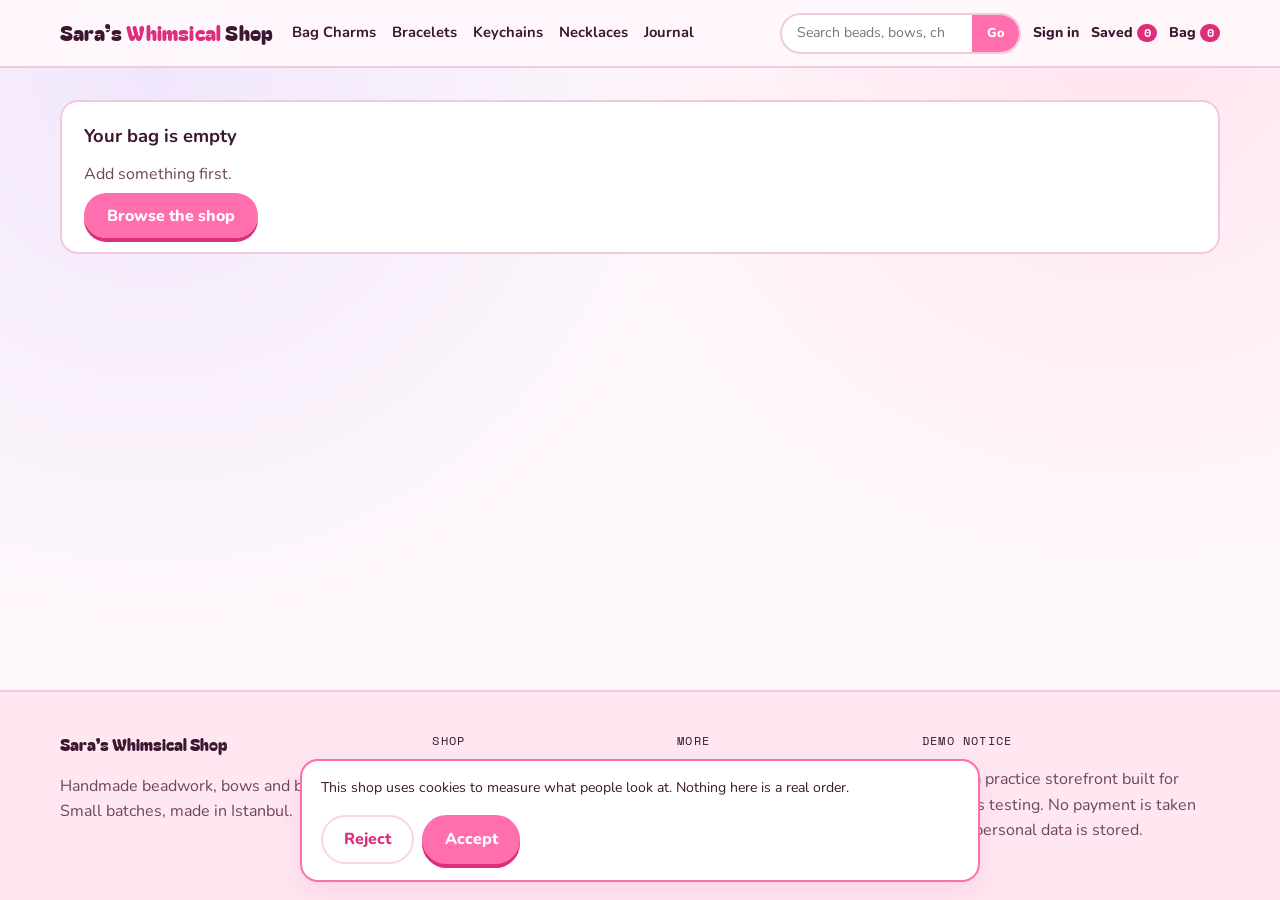
<file: checkout.html>
<!DOCTYPE html>
<html lang="en">
<head>
<meta charset="utf-8">
<meta name="viewport" content="width=device-width, initial-scale=1">
<title>Checkout &mdash; Sara's Whimsical Shop</title>
<link rel="preconnect" href="https://fonts.googleapis.com">
<link rel="preconnect" href="https://fonts.gstatic.com" crossorigin>
<link href="https://fonts.googleapis.com/css2?family=Bagel+Fat+One&family=Nunito:wght@400;700;800&family=Space+Mono:wght@400;700&display=swap" rel="stylesheet">
<link rel="stylesheet" href="assets/css/style.css">

<script>
  window.dataLayer = window.dataLayer || [];
  function gtag(){dataLayer.push(arguments);}
  gtag('consent', 'default', {
    ad_storage: 'denied', ad_user_data: 'denied', ad_personalization: 'denied',
    analytics_storage: 'denied', functionality_storage: 'granted',
    security_storage: 'granted', wait_for_update: 500
  });
</script>

<!-- Google Tag Manager -->
<script>(function(w,d,s,l,i){w[l]=w[l]||[];w[l].push({'gtm.start':
new Date().getTime(),event:'gtm.js'});var f=d.getElementsByTagName(s)[0],
j=d.createElement(s),dl=l!='dataLayer'?'&l='+l:'';j.async=true;j.src=
'https://www.googletagmanager.com/gtm.js?id='+i+dl;f.parentNode.insertBefore(j,f);
})(window,document,'script','dataLayer','GTM-WRMH46ZH');</script>
<!-- End Google Tag Manager -->

<script src="assets/js/data.js"></script>
<script src="assets/js/analytics.js"></script>
<script src="assets/js/app.js"></script>
<script>boot("checkout");</script>
</head>
<body>
<!-- Google Tag Manager (noscript) -->
<noscript><iframe src="https://www.googletagmanager.com/ns.html?id=GTM-WRMH46ZH"
height="0" width="0" style="display:none;visibility:hidden"></iframe></noscript>
<!-- End Google Tag Manager (noscript) -->

<main class="wrap">
  <div class="section-head"><h2>Checkout</h2></div>

  <div class="cart-layout">
    <section>
      <div class="panel">
        <h2>1. Delivery</h2>
        <p class="note">Nothing is shipped and nothing is charged. Fields are pre-filled with placeholder values so no personal data is entered.</p>
        <div class="field">
          <label for="ship-tier">Delivery speed</label>
          <select id="ship-tier">
            <option value="Standard">Standard, 4 to 6 days &mdash; $4.90</option>
            <option value="Express">Express, 2 days &mdash; $9.90</option>
            <option value="Pickup">Local pickup &mdash; free</option>
          </select>
        </div>
        <button class="btn btn-solid" id="save-shipping">Save delivery</button>
      </div>

      <div class="panel">
        <h2>2. Payment</h2>
        <div class="field">
          <label for="pay-type">Payment method</label>
          <select id="pay-type">
            <option value="Credit Card">Credit card</option>
            <option value="Apple Pay">Apple Pay</option>
            <option value="Bank Transfer">Bank transfer</option>
          </select>
        </div>
        <button class="btn btn-solid" id="save-payment">Save payment</button>
      </div>

      <div class="panel">
        <h2>3. Place the order</h2>
        <p class="muted">This writes a fake order into your browser so you can test the refund flow afterwards.</p>
        <button class="btn btn-solid btn-block" id="place-order">Place order</button>
      </div>
    </section>

    <aside class="receipt" id="checkout-summary"></aside>
  </div>
</main>

<script>
(function () {
  const COUPON_KEY = "whimsy_coupon";

  function activeCoupon() {
    const code = localStorage.getItem(COUPON_KEY);
    return code && COUPONS[code] ? code : null;
  }
  function discountFor(subtotal, code) {
    if (!code || !COUPONS[code]) return 0;
    const c = COUPONS[code];
    return c.type === "percent" ? round2(subtotal * c.amount / 100) : Math.min(c.amount, subtotal);
  }
  function shippingCost(tier) {
    return tier === "Express" ? 9.90 : tier === "Pickup" ? 0 : 4.90;
  }

  function totals() {
    const subtotal = cartSubtotal();
    const coupon = activeCoupon();
    const discount = discountFor(subtotal, coupon);
    const tier = document.getElementById("ship-tier").value;
    const shipping = shippingCost(tier);
    const tax = round2((subtotal - discount) * SHOP.taxRate);
    return {
      subtotal, coupon, discount, shipping, tax, tier,
      total: round2(subtotal - discount + shipping + tax)
    };
  }

  function renderSummary() {
    const t = totals();
    const cart = getCart();
    document.getElementById("checkout-summary").innerHTML = `
      <h2>Order</h2>
      ${cart.map(function (l) {
        const p = productById(l.id);
        return `<div class="receipt-line"><span>${l.quantity} &times; ${p.name}</span><span>${money(p.price * l.quantity)}</span></div>`;
      }).join("")}
      <div class="receipt-rule"></div>
      <div class="receipt-line"><span>Subtotal</span><span>${money(t.subtotal)}</span></div>
      ${t.coupon ? `<div class="receipt-line"><span>${t.coupon}</span><span>-${money(t.discount)}</span></div>` : ""}
      <div class="receipt-line"><span>Shipping (${t.tier})</span><span>${money(t.shipping)}</span></div>
      <div class="receipt-line"><span>Tax</span><span>${money(t.tax)}</span></div>
      <div class="receipt-rule"></div>
      <div class="receipt-line receipt-total"><span>Total</span><span>${money(t.total)}</span></div>`;
  }

  /* Spreads the coupon discount across items so item-level discount is realistic. */
  function itemsWithDiscount(discount, subtotal, coupon) {
    return getCart().map(function (line) {
      const p = productById(line.id);
      const lineTotal = p.price * line.quantity;
      const share = subtotal > 0 ? (lineTotal / subtotal) * discount : 0;
      return buildItem(p, {
        quantity: line.quantity,
        listId: "checkout",
        listName: "Checkout",
        coupon: coupon || undefined,
        discount: share / line.quantity
      });
    });
  }

  document.addEventListener("DOMContentLoaded", function () {
    if (!getCart().length) {
      document.querySelector("main").innerHTML =
        '<div class="panel"><h2>Your bag is empty</h2><p class="muted">Add something first.</p><a class="btn btn-solid" href="category.html">Browse the shop</a></div>';
      return;
    }

    renderSummary();
    document.getElementById("ship-tier").addEventListener("change", renderSummary);

    document.getElementById("save-shipping").addEventListener("click", function () {
      const t = totals();
      trackAddShippingInfo(itemsWithDiscount(t.discount, t.subtotal, t.coupon), t.coupon, t.tier);
      toast("Delivery saved");
    });

    document.getElementById("save-payment").addEventListener("click", function () {
      const t = totals();
      const payment = document.getElementById("pay-type").value;
      trackAddPaymentInfo(itemsWithDiscount(t.discount, t.subtotal, t.coupon), t.coupon, payment);
      toast("Payment saved");
    });

    document.getElementById("place-order").addEventListener("click", function () {
      const t = totals();
      const items = itemsWithDiscount(t.discount, t.subtotal, t.coupon);
      const order = {
        transaction_id: "T_" + Date.now().toString().slice(-8),
        value: t.total,
        tax: t.tax,
        shipping: t.shipping,
        coupon: t.coupon,
        shipping_tier: t.tier,
        payment_type: document.getElementById("pay-type").value,
        customer_type: customerType(),
        currency: SHOP.currency,
        placed_at: new Date().toISOString(),
        refunded: false,
        items: items
      };

      trackPurchase(order);

      const orders = getOrders();
      orders.unshift(order);
      setOrders(orders);

      localStorage.removeItem("whimsy_cart");
      localStorage.removeItem(COUPON_KEY);

      location.href = "order-confirmation.html?order=" + order.transaction_id;
    });
  });
})();
</script>
</body>
</html>
</file>
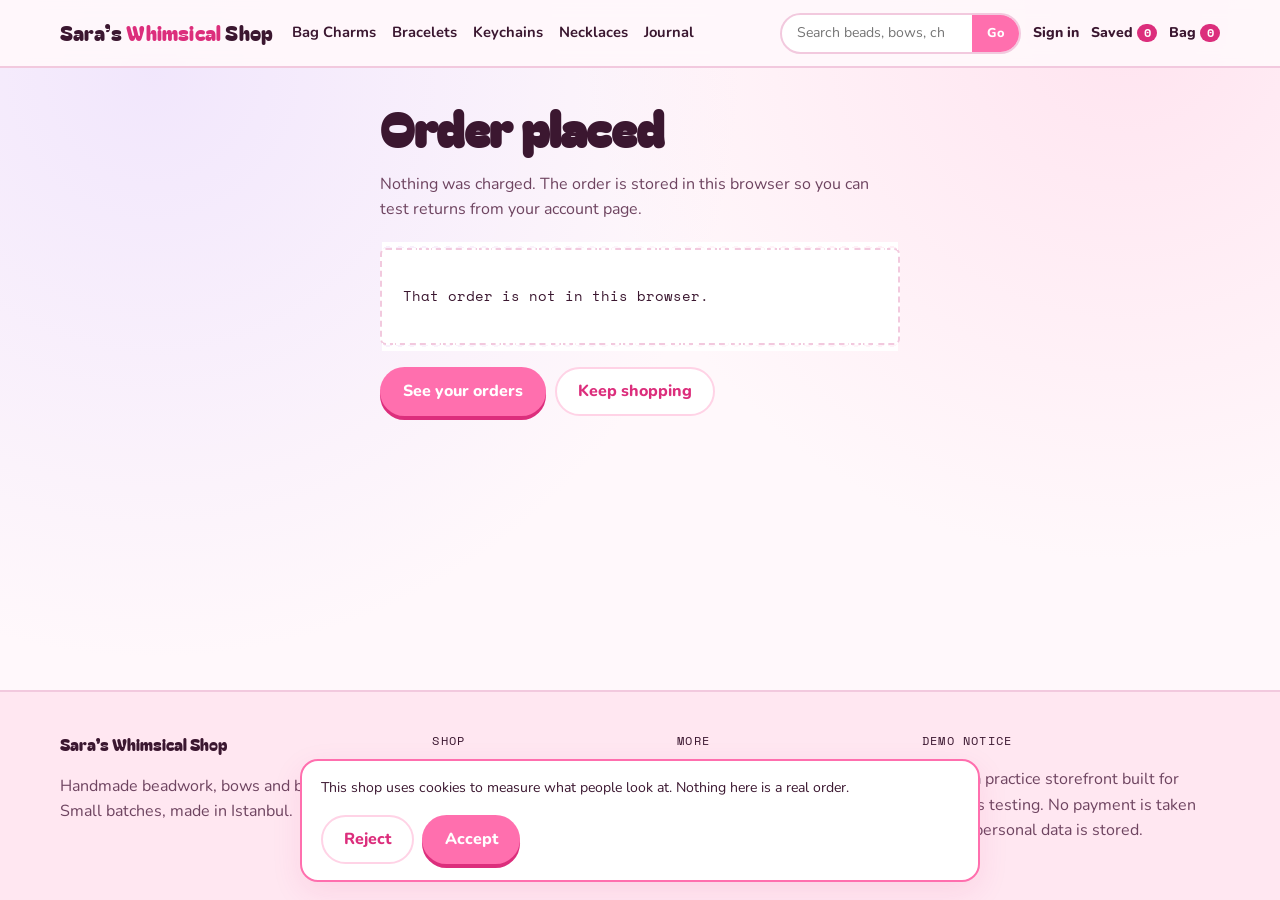
<file: order-confirmation.html>
<!DOCTYPE html>
<html lang="en">
<head>
<meta charset="utf-8">
<meta name="viewport" content="width=device-width, initial-scale=1">
<title>Order confirmed &mdash; Sara's Whimsical Shop</title>
<link rel="preconnect" href="https://fonts.googleapis.com">
<link rel="preconnect" href="https://fonts.gstatic.com" crossorigin>
<link href="https://fonts.googleapis.com/css2?family=Bagel+Fat+One&family=Nunito:wght@400;700;800&family=Space+Mono:wght@400;700&display=swap" rel="stylesheet">
<link rel="stylesheet" href="assets/css/style.css">

<script>
  window.dataLayer = window.dataLayer || [];
  function gtag(){dataLayer.push(arguments);}
  gtag('consent', 'default', {
    ad_storage: 'denied', ad_user_data: 'denied', ad_personalization: 'denied',
    analytics_storage: 'denied', functionality_storage: 'granted',
    security_storage: 'granted', wait_for_update: 500
  });
</script>

<!-- Google Tag Manager -->
<script>(function(w,d,s,l,i){w[l]=w[l]||[];w[l].push({'gtm.start':
new Date().getTime(),event:'gtm.js'});var f=d.getElementsByTagName(s)[0],
j=d.createElement(s),dl=l!='dataLayer'?'&l='+l:'';j.async=true;j.src=
'https://www.googletagmanager.com/gtm.js?id='+i+dl;f.parentNode.insertBefore(j,f);
})(window,document,'script','dataLayer','GTM-WRMH46ZH');</script>
<!-- End Google Tag Manager -->

<script src="assets/js/data.js"></script>
<script src="assets/js/analytics.js"></script>
<script src="assets/js/app.js"></script>
<script>
  boot("order_confirmation", { transaction_id: new URLSearchParams(location.search).get("order") });
</script>
</head>
<body>
<!-- Google Tag Manager (noscript) -->
<noscript><iframe src="https://www.googletagmanager.com/ns.html?id=GTM-WRMH46ZH"
height="0" width="0" style="display:none;visibility:hidden"></iframe></noscript>
<!-- End Google Tag Manager (noscript) -->

<main class="wrap">
  <div style="max-width:520px;margin:0 auto">
    <h1 style="font-family:'Bagel Fat One',cursive">Order placed</h1>
    <p class="muted">Nothing was charged. The order is stored in this browser so you can test returns from your account page.</p>
    <div class="receipt" id="receipt" style="margin-top:1.6rem"></div>
    <div style="display:flex;gap:.6rem;margin-top:1.4rem;flex-wrap:wrap">
      <a class="btn btn-solid" href="account.html#orders">See your orders</a>
      <a class="btn btn-ghost" href="category.html">Keep shopping</a>
    </div>
  </div>
</main>

<script>
document.addEventListener("DOMContentLoaded", function () {
  const id = new URLSearchParams(location.search).get("order");
  const order = getOrders().find(o => o.transaction_id === id);
  const host = document.getElementById("receipt");

  if (!order) {
    host.innerHTML = "<p>That order is not in this browser.</p>";
    return;
  }

  host.innerHTML = `
    <h2>Receipt</h2>
    <div class="receipt-line"><span>Order</span><span>${order.transaction_id}</span></div>
    <div class="receipt-line"><span>Placed</span><span>${new Date(order.placed_at).toLocaleDateString("en-GB")}</span></div>
    <div class="receipt-line"><span>Delivery</span><span>${order.shipping_tier}</span></div>
    <div class="receipt-line"><span>Payment</span><span>${order.payment_type}</span></div>
    <div class="receipt-rule"></div>
    ${order.items.map(i => `<div class="receipt-line"><span>${i.quantity} &times; ${i.item_name}</span><span>${money(i.price * i.quantity)}</span></div>`).join("")}
    <div class="receipt-rule"></div>
    ${order.coupon ? `<div class="receipt-line"><span>Coupon</span><span>${order.coupon}</span></div>` : ""}
    <div class="receipt-line"><span>Shipping</span><span>${money(order.shipping)}</span></div>
    <div class="receipt-line"><span>Tax</span><span>${money(order.tax)}</span></div>
    <div class="receipt-line receipt-total"><span>Total</span><span>${money(order.value)}</span></div>`;
});
</script>
</body>
</html>
</file>
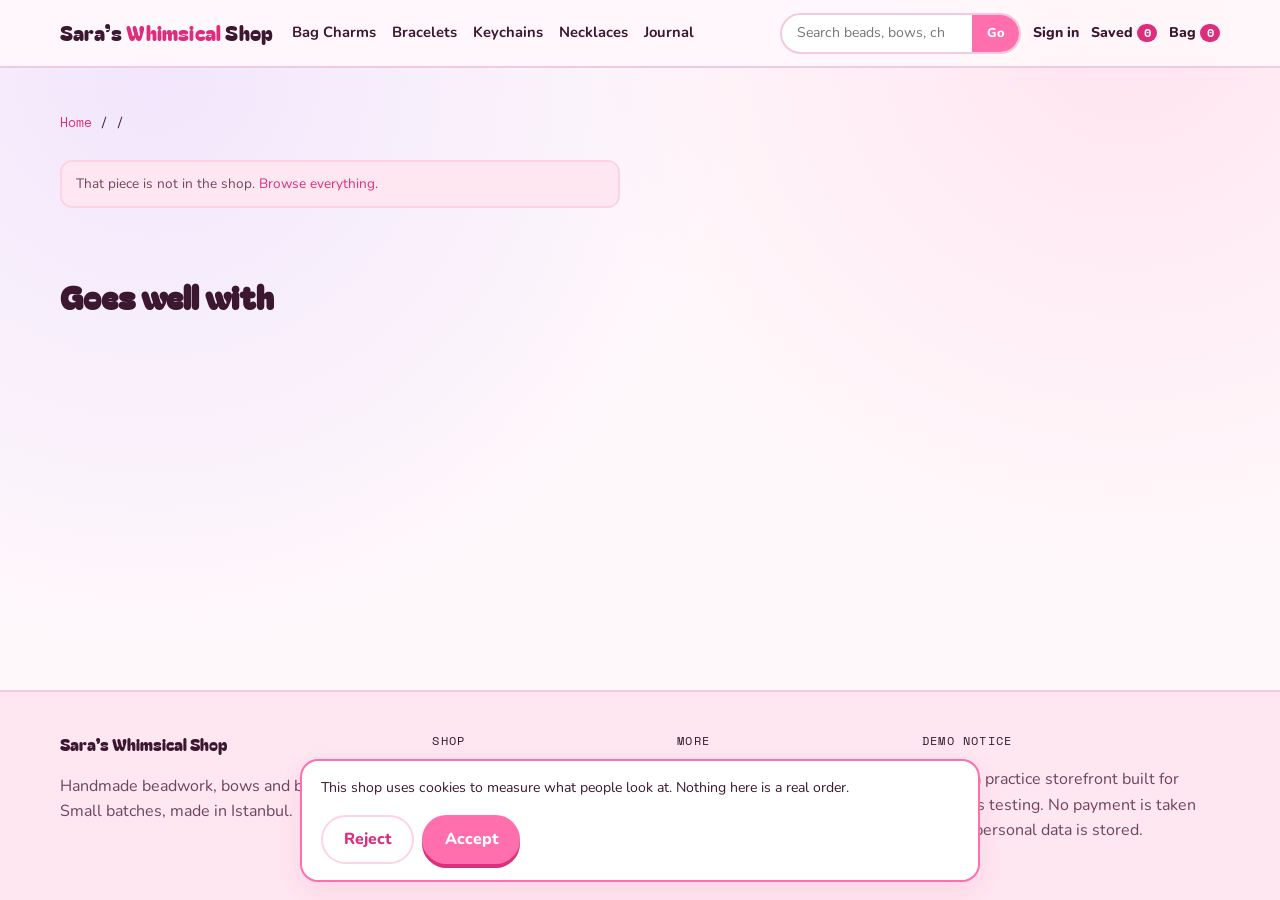
<file: product.html>
<!DOCTYPE html>
<html lang="en">
<head>
<meta charset="utf-8">
<meta name="viewport" content="width=device-width, initial-scale=1">
<title>Product &mdash; Sara's Whimsical Shop</title>
<link rel="preconnect" href="https://fonts.googleapis.com">
<link rel="preconnect" href="https://fonts.gstatic.com" crossorigin>
<link href="https://fonts.googleapis.com/css2?family=Bagel+Fat+One&family=Nunito:wght@400;700;800&family=Space+Mono:wght@400;700&display=swap" rel="stylesheet">
<link rel="stylesheet" href="assets/css/style.css">

<script>
  window.dataLayer = window.dataLayer || [];
  function gtag(){dataLayer.push(arguments);}
  gtag('consent', 'default', {
    ad_storage: 'denied', ad_user_data: 'denied', ad_personalization: 'denied',
    analytics_storage: 'denied', functionality_storage: 'granted',
    security_storage: 'granted', wait_for_update: 500
  });
</script>

<!-- Google Tag Manager -->
<script>(function(w,d,s,l,i){w[l]=w[l]||[];w[l].push({'gtm.start':
new Date().getTime(),event:'gtm.js'});var f=d.getElementsByTagName(s)[0],
j=d.createElement(s),dl=l!='dataLayer'?'&l='+l:'';j.async=true;j.src=
'https://www.googletagmanager.com/gtm.js?id='+i+dl;f.parentNode.insertBefore(j,f);
})(window,document,'script','dataLayer','GTM-WRMH46ZH');</script>
<!-- End Google Tag Manager -->

<script src="assets/js/data.js"></script>
<script src="assets/js/analytics.js"></script>
<script src="assets/js/app.js"></script>
<script>
  boot("product_detail", { item_id: new URLSearchParams(location.search).get("id") });
</script>
</head>
<body>
<!-- Google Tag Manager (noscript) -->
<noscript><iframe src="https://www.googletagmanager.com/ns.html?id=GTM-WRMH46ZH"
height="0" width="0" style="display:none;visibility:hidden"></iframe></noscript>
<!-- End Google Tag Manager (noscript) -->

<main class="wrap">
  <p class="mono" style="font-size:.8rem"><a href="index.html">Home</a> / <span id="crumb-cat"></span> / <span id="crumb-name"></span></p>

  <section class="pdp" id="pdp"></section>

  <section class="section" style="margin-top:3.5rem">
    <div class="section-head"><h2>Goes well with</h2></div>
    <div class="grid" id="related-grid"></div>
  </section>
</main>

<script>
(function () {
  const params = new URLSearchParams(location.search);
  const id = params.get("id");
  const sourceList = params.get("list") || "direct";
  const product = productById(id);

  document.addEventListener("DOMContentLoaded", function () {
    if (!product) {
      document.getElementById("pdp").innerHTML =
        '<p class="note">That piece is not in the shop. <a href="category.html">Browse everything</a>.</p>';
      return;
    }

    document.title = product.name + " — Sara's Whimsical Shop";
    document.getElementById("crumb-cat").innerHTML =
      '<a href="category.html?category=' + product.categorySlug + '">' + product.category + '</a>';
    document.getElementById("crumb-name").textContent = product.name;

    const saved = getWishlist().indexOf(product.id) !== -1;
    const soldOut = product.stock_status === "out_of_stock";

    document.getElementById("pdp").innerHTML = `
      <div class="pdp-media"><img src="${product.image}" alt="${product.name}"></div>
      <div class="pdp-copy">
        <p class="mono" style="font-size:.75rem;text-transform:uppercase;letter-spacing:.1em">
          ${product.theme} &middot; ${product.id}
        </p>
        <h1>${product.name}</h1>
        <p class="pdp-price">${money(product.price)}</p>
        <p>${product.description}</p>

        <table class="spec-table">
          <tr><th>Material</th><td>${product.material}</td></tr>
          <tr><th>Stringing</th><td>${product.cord_type}</td></tr>
          <tr><th>Findings</th><td>${product.finding_metal}</td></tr>
          <tr><th>Charms</th><td>${product.charm_count}</td></tr>
          ${product.length_cm ? `<tr><th>Length</th><td>${product.length_cm} cm</td></tr>` : ""}
          <tr><th>Colour family</th><td>${product.color_family}</td></tr>
          <tr><th>Made to order</th><td>${product.made_to_order ? "Yes, allow 5 days" : "No, ships next day"}</td></tr>
          <tr><th>Availability</th><td>${product.stock_status.replace(/_/g, " ")}</td></tr>
        </table>

        <div class="qty-row">
          <label class="mono" for="qty" style="font-size:.8rem">Quantity</label>
          <input type="number" id="qty" value="1" min="1" max="5">
        </div>

        <div class="buy-row">
          <button class="btn btn-solid" id="pdp-add" ${soldOut ? "disabled" : ""}>
            ${soldOut ? "Sold out for now" : "Add to bag"}
          </button>
          <button class="btn btn-ghost${saved ? " is-on" : ""}" id="pdp-wish">
            ${saved ? "Saved" : "Save for later"}
          </button>
        </div>
      </div>`;

    trackViewItem(product, sourceList, sourceList);

    document.getElementById("pdp-add").addEventListener("click", function () {
      const qty = Math.max(1, parseInt(document.getElementById("qty").value, 10) || 1);
      addToCart(product.id, qty, "product_detail", "Product detail");
    });

    document.getElementById("pdp-wish").addEventListener("click", function () {
      toggleWishlist(product.id);
      this.textContent = getWishlist().indexOf(product.id) !== -1 ? "Saved" : "Save for later";
    });

    /* ---- related list ---- */
    const listId = "pdp_related";
    const listName = "Product detail / Goes well with";
    const related = PRODUCTS
      .filter(p => p.id !== product.id && (p.theme === product.theme || p.color_family === product.color_family))
      .slice(0, 4);

    if (related.length) {
      const grid = document.getElementById("related-grid");
      grid.innerHTML = related.map((p, i) => productCard(p, i, listId, listName)).join("");
      trackViewItemList(related, listId, listName);
      wireCardEvents(grid, listId, listName);
    }
  });
})();
</script>
</body>
</html>
</file>
<file: assets/css/style.css>
/* ============================================================
   Sara's Whimsical Shop
   Palette : milk #FFF8FB / blush #FFE7F1 / bubblegum #FF6FAE
             hot #DC2E7C / plum #3B1730 / lilac #D8C6FF / mint #B9EFD6
   Type    : Bagel Fat One (display) / Nunito (body) / Space Mono (data)
   Signature: dashed "receipt tape" panels + rotated stickers
   ============================================================ */

:root {
  --milk: #FFF8FB;
  --blush: #FFE7F1;
  --blush-deep: #FFD3E6;
  --bubblegum: #FF6FAE;
  --hot: #DC2E7C;
  --plum: #3B1730;
  --plum-soft: #6E4460;
  --lilac: #D8C6FF;
  --mint: #B9EFD6;
  --line: #F2C9DE;
  --radius: 18px;
  --shadow: 0 10px 30px rgba(220, 46, 124, 0.10);
}

* { box-sizing: border-box; }

html { scroll-behavior: smooth; }

body {
  margin: 0;
  background: var(--milk);
  background-image:
    radial-gradient(circle at 12% 8%, rgba(216, 198, 255, 0.35), transparent 42%),
    radial-gradient(circle at 88% 2%, rgba(255, 211, 230, 0.55), transparent 38%);
  background-attachment: fixed;
  color: var(--plum);
  font-family: "Nunito", system-ui, sans-serif;
  font-size: 16px;
  line-height: 1.6;
  display: flex;
  flex-direction: column;
  min-height: 100vh;
}

img { max-width: 100%; display: block; }
a { color: var(--hot); text-decoration: none; }
a:hover { text-decoration: underline; }

:focus-visible { outline: 3px solid var(--bubblegum); outline-offset: 3px; border-radius: 6px; }

h1, h2, h3 { line-height: 1.15; margin: 0 0 .5rem; }
h1 { font-size: clamp(2rem, 4.5vw, 3rem); }
h2 { font-size: clamp(1.4rem, 2.6vw, 2rem); }
.muted { color: var(--plum-soft); }
.mono { font-family: "Space Mono", ui-monospace, monospace; }

.wrap { width: min(1160px, 92vw); margin: 0 auto; }
main { flex: 1 0 auto; padding: 2rem 0 4rem; }

/* ---------------- header ---------------- */
.site-header {
  position: sticky; top: 0; z-index: 50;
  background: rgba(255, 248, 251, .92);
  backdrop-filter: blur(10px);
  border-bottom: 2px solid var(--line);
}
.header-inner {
  width: min(1160px, 92vw); margin: 0 auto;
  display: grid; grid-template-columns: auto 1fr auto;
  gap: 1.2rem; align-items: center; padding: .8rem 0;
}
.wordmark {
  font-family: "Bagel Fat One", cursive;
  font-size: 1.25rem; color: var(--plum);
  letter-spacing: .2px; white-space: nowrap;
}
.wordmark:hover { text-decoration: none; }
.wordmark em { font-style: normal; color: var(--hot); }

.main-nav { display: flex; gap: 1rem; flex-wrap: wrap; font-weight: 700; font-size: .92rem; }
.main-nav a { color: var(--plum); }

.header-tools { display: flex; gap: .75rem; align-items: center; }
.search-box { display: flex; border: 2px solid var(--line); border-radius: 999px; overflow: hidden; background: #fff; }
.search-box input {
  border: 0; padding: .45rem .9rem; font: inherit; font-size: .88rem;
  width: 190px; background: transparent; color: var(--plum);
}
.search-box input:focus { outline: none; }
.search-go {
  border: 0; background: var(--bubblegum); color: #fff;
  font: inherit; font-weight: 800; font-size: .8rem; padding: 0 .9rem; cursor: pointer;
}
.tool-link { font-weight: 800; font-size: .88rem; color: var(--plum); white-space: nowrap; }
.badge {
  display: inline-block; min-width: 20px; padding: 0 6px;
  background: var(--hot); color: #fff; border-radius: 999px;
  font-family: "Space Mono", monospace; font-size: .72rem; text-align: center;
}

/* ---------------- buttons ---------------- */
.btn {
  font: inherit; font-weight: 800; cursor: pointer;
  border-radius: 999px; padding: .6rem 1.3rem; border: 2px solid transparent;
  transition: transform .12s ease, box-shadow .12s ease;
}
.btn:hover { transform: translateY(-1px); text-decoration: none; }
.btn:disabled { opacity: .45; cursor: not-allowed; transform: none; }
.btn-solid { background: var(--bubblegum); color: #fff; box-shadow: 0 4px 0 var(--hot); }
.btn-solid:hover:not(:disabled) { box-shadow: 0 6px 0 var(--hot); }
.btn-ghost { background: #fff; color: var(--hot); border-color: var(--blush-deep); }
.btn-sm { padding: .4rem .9rem; font-size: .85rem; }
.btn-block { display: block; width: 100%; text-align: center; }

.icon-btn {
  border: 2px solid var(--line); background: #fff; color: var(--hot);
  width: 34px; height: 34px; border-radius: 50%; cursor: pointer;
  font-size: 1rem; line-height: 1; display: grid; place-items: center;
}
.icon-btn.is-on { background: var(--bubblegum); color: #fff; border-color: var(--bubblegum); }

/* ---------------- hero / promo ---------------- */
.promo {
  position: relative; overflow: hidden;
  display: grid; grid-template-columns: 1.1fr .9fr; gap: 2rem; align-items: center;
  background: linear-gradient(120deg, var(--blush) 0%, #fff 55%, var(--lilac) 130%);
  border: 2px solid var(--line); border-radius: 28px;
  padding: 2.4rem; margin-bottom: 3rem;
}
.promo-eyebrow {
  font-family: "Space Mono", monospace; font-size: .78rem;
  text-transform: uppercase; letter-spacing: .14em; color: var(--hot);
}
.promo h1 { font-family: "Bagel Fat One", cursive; font-size: clamp(2rem, 4vw, 2.9rem); }
.promo p { max-width: 46ch; color: var(--plum-soft); }
.promo-media img { border-radius: 22px; border: 3px solid #fff; box-shadow: var(--shadow); }

/* ---------------- sections ---------------- */
.section-head {
  display: flex; align-items: baseline; justify-content: space-between;
  gap: 1rem; margin: 0 0 1.2rem; flex-wrap: wrap;
}
.section-head h2 { font-family: "Bagel Fat One", cursive; }

/* ---------------- product grid ---------------- */
.grid {
  display: grid; gap: 1.4rem;
  grid-template-columns: repeat(auto-fill, minmax(230px, 1fr));
}
.card {
  background: #fff; border: 2px solid var(--line); border-radius: var(--radius);
  overflow: hidden; display: flex; flex-direction: column;
  transition: transform .15s ease, box-shadow .15s ease;
}
.card:hover { transform: translateY(-3px); box-shadow: var(--shadow); }
.card.is-soldout { opacity: .78; }
.card-media { position: relative; display: block; aspect-ratio: 1 / 1; background: var(--blush); }
.card-media img { width: 100%; height: 100%; object-fit: cover; }
.card-body { padding: .9rem 1rem 1rem; display: flex; flex-direction: column; gap: .35rem; flex: 1; }
.card-meta {
  margin: 0; font-family: "Space Mono", monospace; font-size: .7rem;
  text-transform: uppercase; letter-spacing: .08em; color: var(--plum-soft);
}
.card-title { font-size: 1rem; margin: 0; }
.card-title a { color: var(--plum); }
.card-blurb { margin: 0; font-size: .85rem; color: var(--plum-soft); flex: 1; }
.card-foot { display: flex; justify-content: space-between; align-items: center; gap: .5rem; margin-top: .4rem; }
.card-actions { display: flex; gap: .4rem; align-items: center; }
.price { font-family: "Space Mono", monospace; font-weight: 700; font-size: 1.05rem; }

/* stickers: the signature detail */
.sticker {
  position: absolute; top: 10px; left: 10px;
  font-family: "Space Mono", monospace; font-size: .68rem; font-weight: 700;
  text-transform: uppercase; letter-spacing: .06em;
  padding: .22rem .55rem; border-radius: 4px; transform: rotate(-6deg);
  box-shadow: 0 2px 0 rgba(59, 23, 48, .18);
}
.sticker-out { background: var(--plum); color: #fff; }
.sticker-low { background: var(--bubblegum); color: #fff; }
.sticker-mto { background: var(--mint); color: var(--plum); top: auto; bottom: 10px; transform: rotate(3deg); }

/* ---------------- filters ---------------- */
.shop-layout { display: grid; grid-template-columns: 240px 1fr; gap: 2rem; align-items: start; }
.filters {
  background: #fff; border: 2px solid var(--line); border-radius: var(--radius);
  padding: 1.1rem; position: sticky; top: 90px;
}
.filter-group { margin-bottom: 1.1rem; }
.filter-group > label {
  display: block; font-family: "Space Mono", monospace; font-size: .72rem;
  text-transform: uppercase; letter-spacing: .1em; color: var(--plum-soft); margin-bottom: .35rem;
}
.filters select, .filters input[type="range"] { width: 100%; }
.filters select, .sort-select {
  font: inherit; font-size: .9rem; padding: .45rem .6rem;
  border: 2px solid var(--line); border-radius: 10px; background: #fff; color: var(--plum);
}
.result-bar { display: flex; justify-content: space-between; align-items: center; gap: 1rem; flex-wrap: wrap; margin-bottom: 1.2rem; }
.result-count { font-family: "Space Mono", monospace; font-size: .85rem; color: var(--plum-soft); }

/* ---------------- product detail ---------------- */
.pdp { display: grid; grid-template-columns: 1fr 1fr; gap: 2.5rem; align-items: start; }
.pdp-media img { border-radius: 22px; border: 3px solid #fff; box-shadow: var(--shadow); }
.pdp h1 { font-family: "Bagel Fat One", cursive; }
.pdp-price { font-family: "Space Mono", monospace; font-size: 1.6rem; font-weight: 700; }
.spec-table { width: 100%; border-collapse: collapse; margin: 1.2rem 0; font-size: .9rem; }
.spec-table th, .spec-table td { text-align: left; padding: .5rem .2rem; border-bottom: 1px dashed var(--line); }
.spec-table th { font-family: "Space Mono", monospace; font-weight: 400; color: var(--plum-soft); font-size: .8rem; text-transform: uppercase; letter-spacing: .06em; width: 42%; }
.qty-row { display: flex; gap: .6rem; align-items: center; margin: 1rem 0; }
.qty-row input { width: 72px; font: inherit; padding: .5rem; border: 2px solid var(--line); border-radius: 10px; text-align: center; }
.buy-row { display: flex; gap: .6rem; flex-wrap: wrap; }

/* ---------------- receipt panel (signature) ---------------- */
.receipt {
  background: #fff; color: var(--plum);
  border: 2px dashed var(--line); border-radius: 6px;
  padding: 1.3rem; font-family: "Space Mono", monospace; font-size: .88rem;
  position: relative;
}
.receipt::before, .receipt::after {
  content: ""; position: absolute; left: 0; right: 0; height: 10px;
  background: radial-gradient(circle at 6px 0, transparent 6px, #fff 6px) repeat-x;
  background-size: 12px 10px;
}
.receipt::before { top: -8px; transform: rotate(180deg); }
.receipt::after { bottom: -8px; }
.receipt h2 { font-family: "Space Mono", monospace; font-size: 1rem; text-transform: uppercase; letter-spacing: .1em; }
.receipt-line { display: flex; justify-content: space-between; gap: 1rem; padding: .3rem 0; }
.receipt-rule { border-top: 1px dashed var(--line); margin: .6rem 0; }
.receipt-total { font-weight: 700; font-size: 1.05rem; }

/* ---------------- cart ---------------- */
.cart-layout { display: grid; grid-template-columns: 1fr 340px; gap: 2rem; align-items: start; }
.cart-line {
  display: grid; grid-template-columns: 92px 1fr auto; gap: 1rem; align-items: center;
  background: #fff; border: 2px solid var(--line); border-radius: var(--radius);
  padding: .8rem; margin-bottom: .9rem;
}
.cart-line img { width: 92px; height: 92px; object-fit: cover; border-radius: 12px; }
.cart-line h3 { font-size: 1rem; margin: 0 0 .1rem; }
.stepper { display: inline-flex; align-items: center; gap: .5rem; }
.stepper button {
  width: 28px; height: 28px; border-radius: 50%; border: 2px solid var(--line);
  background: #fff; cursor: pointer; font-weight: 800; color: var(--hot); line-height: 1;
}
.coupon-row { display: flex; gap: .5rem; margin: .8rem 0; }
.coupon-row input {
  flex: 1; font: inherit; padding: .5rem .7rem; border: 2px solid var(--line);
  border-radius: 10px; text-transform: uppercase;
}

/* ---------------- forms ---------------- */
.field { margin-bottom: .9rem; }
.field label {
  display: block; font-family: "Space Mono", monospace; font-size: .74rem;
  text-transform: uppercase; letter-spacing: .1em; color: var(--plum-soft); margin-bottom: .3rem;
}
.field input, .field select {
  width: 100%; font: inherit; padding: .6rem .8rem;
  border: 2px solid var(--line); border-radius: 12px; background: #fff; color: var(--plum);
}
.panel {
  background: #fff; border: 2px solid var(--line); border-radius: var(--radius);
  padding: 1.4rem; margin-bottom: 1.4rem;
}
.panel h2 { font-size: 1.15rem; }
.note {
  background: var(--blush); border: 2px solid var(--blush-deep);
  border-radius: 12px; padding: .7rem .9rem; font-size: .85rem; color: var(--plum-soft);
}

/* ---------------- blog ---------------- */
.post-grid { display: grid; gap: 1.4rem; grid-template-columns: repeat(auto-fill, minmax(280px, 1fr)); }
.post-card {
  background: #fff; border: 2px solid var(--line); border-radius: var(--radius);
  padding: 1.3rem; display: flex; flex-direction: column; gap: .5rem;
}
.post-card h3 { font-size: 1.1rem; margin: 0; }
.post-meta { font-family: "Space Mono", monospace; font-size: .72rem; text-transform: uppercase; letter-spacing: .08em; color: var(--plum-soft); }
.article { max-width: 68ch; margin: 0 auto; }
.article h1 { font-family: "Bagel Fat One", cursive; }
.article p { font-size: 1.05rem; }

/* ---------------- account ---------------- */
.order-card {
  background: #fff; border: 2px solid var(--line); border-radius: var(--radius);
  padding: 1.1rem; margin-bottom: 1rem;
}
.order-head { display: flex; justify-content: space-between; gap: 1rem; flex-wrap: wrap; align-items: baseline; }
.tag {
  font-family: "Space Mono", monospace; font-size: .72rem; padding: .15rem .5rem;
  border-radius: 999px; background: var(--mint); color: var(--plum);
}
.tag-refunded { background: var(--lilac); }
.order-items { list-style: none; padding: 0; margin: .6rem 0 0; font-size: .9rem; }
.order-items li { display: flex; justify-content: space-between; gap: 1rem; padding: .25rem 0; border-bottom: 1px dashed var(--line); }

/* ---------------- consent + toast ---------------- */
.consent-bar {
  position: fixed; left: 50%; bottom: 18px; transform: translateX(-50%);
  width: min(680px, 92vw); z-index: 100;
  background: #fff; border: 2px solid var(--bubblegum); border-radius: 18px;
  box-shadow: var(--shadow); padding: 1rem 1.2rem;
  display: flex; gap: 1rem; align-items: center; justify-content: space-between; flex-wrap: wrap;
}
.consent-bar p { margin: 0; font-size: .88rem; }
.consent-actions { display: flex; gap: .5rem; }

.toast {
  position: fixed; left: 50%; bottom: 90px; transform: translate(-50%, 12px);
  background: var(--plum); color: #fff; padding: .7rem 1.2rem; border-radius: 999px;
  font-size: .9rem; font-weight: 700; opacity: 0; pointer-events: none;
  transition: opacity .2s ease, transform .2s ease; z-index: 120;
}
.toast.is-shown { opacity: 1; transform: translate(-50%, 0); }

/* ---------------- footer ---------------- */
.site-footer { background: var(--blush); border-top: 2px solid var(--line); padding: 2.5rem 0; margin-top: auto; }
.footer-inner {
  width: min(1160px, 92vw); margin: 0 auto;
  display: grid; grid-template-columns: 1.6fr 1fr 1fr 1.4fr; gap: 2rem;
}
.footer-inner a { display: block; color: var(--plum); font-size: .9rem; }
.footer-mark { font-family: "Bagel Fat One", cursive; margin: 0 0 .3rem; }
.footer-head { font-family: "Space Mono", monospace; font-size: .74rem; text-transform: uppercase; letter-spacing: .1em; margin: 0 0 .4rem; }

/* ---------------- responsive ---------------- */
@media (max-width: 900px) {
  .header-inner { grid-template-columns: 1fr auto; }
  .main-nav { grid-column: 1 / -1; order: 3; }
  .promo, .pdp, .shop-layout, .cart-layout { grid-template-columns: 1fr; }
  .filters { position: static; }
  .footer-inner { grid-template-columns: 1fr 1fr; }
  .search-box input { width: 130px; }
}
@media (max-width: 560px) {
  .footer-inner { grid-template-columns: 1fr; }
  .header-tools { flex-wrap: wrap; }
}

@media (prefers-reduced-motion: reduce) {
  * { animation: none !important; transition: none !important; scroll-behavior: auto !important; }
}
</file>
